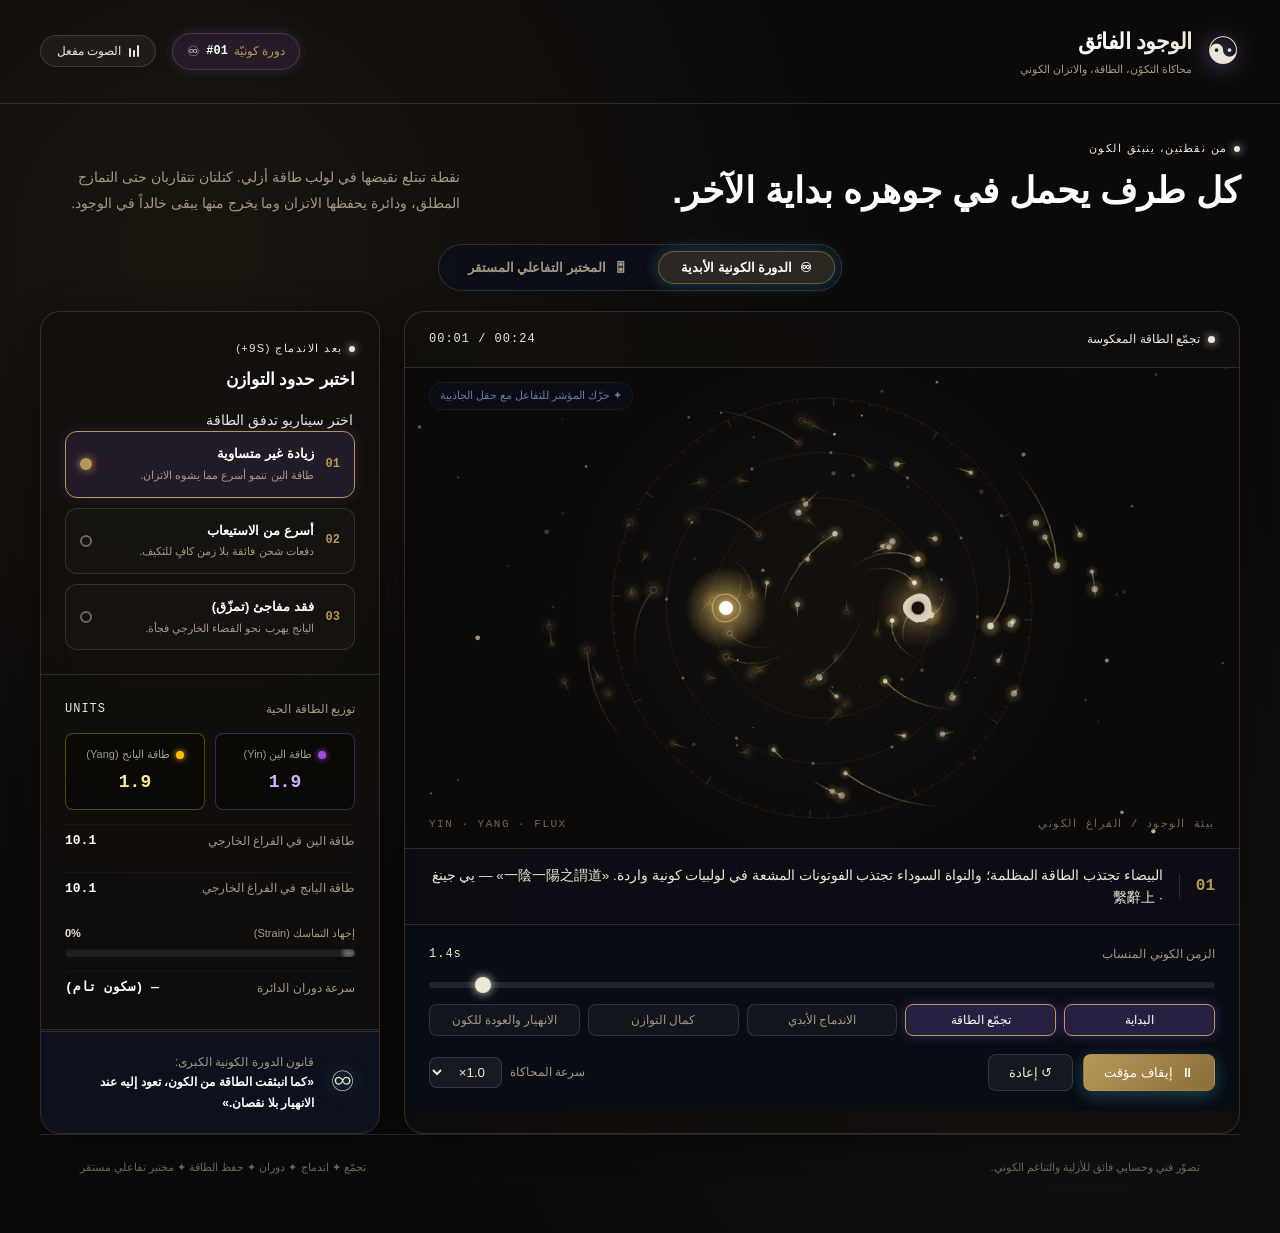
<file: standalone.html>
<!doctype html>
<html lang="ar" dir="rtl">
<head>
  <meta charset="utf-8">
  <meta name="viewport" content="width=device-width, initial-scale=1">
  <meta name="theme-color" content="#0b0a09">
  <meta name="description" content="تجربة كونية بصرية وتفاعلية فائقة لتكوّن الين واليانج وحفظ الطاقة والتوازن في الوجود.">
  <title>الوجود — التجربة الكونية الفائقة للين واليانج</title>
  <style>
/* style.css - تصميم الواجهة الفضائية الفائقة (Cosmic Cyber-Zen HUD) */
:root {
  color-scheme: dark;
  --bg-space: #0b0a09;
  --bg-card: rgba(18, 15, 12, 0.75);
  --bg-card-hover: rgba(30, 25, 19, 0.85);
  --border-glass: rgba(236, 230, 216, 0.14);
  --border-active: rgba(184, 151, 90, 0.45);
  --text-main: #ece6d8;
  --text-muted: #a39a86;
  --text-dim: #6f6858;
  --cyan: #ece6d8;
  --violet: #b8975a;
  --gold: #d4b06a;
  --crimson: #a63d2f;
  --green: #8a9a6b;
  --radius-lg: 20px;
  --radius-md: 12px;
  --radius-sm: 8px;
}

* {
  box-sizing: border-box;
}

body {
  margin: 0;
  background-color: var(--bg-space);
  background-image: 
    radial-gradient(circle at 15% 20%, rgba(110, 85, 50, 0.14), transparent 45%),
    radial-gradient(circle at 85% 80%, rgba(60, 50, 35, 0.16), transparent 45%);
  color: var(--text-main);
  font-family: "Segoe UI", "Cairo", Tahoma, Arial, sans-serif;
  font-size: 14px;
  line-height: 1.6;
  direction: rtl;
  min-height: 100vh;
  overflow-x: hidden;
}

/* Glassmorphism utility */
.glass {
  background: var(--bg-card);
  backdrop-filter: blur(16px);
  -webkit-backdrop-filter: blur(16px);
  border: 1px solid var(--border-glass);
  box-shadow: 0 8px 32px 0 rgba(0, 0, 0, 0.37);
}

/* Header */
.header {
  max-width: 1440px;
  margin: 0 auto;
  display: flex;
  align-items: center;
  justify-content: space-between;
  padding: 24px 40px;
  border-bottom: 1px solid var(--border-glass);
}

.brand {
  display: flex;
  align-items: center;
  gap: 14px;
  color: inherit;
  text-decoration: none;
}

.brand-mark {
  font-size: 38px;
  line-height: 1;
  filter: drop-shadow(0 0 12px rgba(180, 140, 255, 0.6));
  animation: subtleSpin 45s linear infinite;
  display: inline-block;
}

@keyframes subtleSpin {
  from { transform: rotate(0deg); }
  to { transform: rotate(360deg); }
}

.brand-text h1 {
  margin: 0;
  font-size: 22px;
  font-weight: 700;
  letter-spacing: -0.5px;
  background: linear-gradient(135deg, #ffffff 40%, var(--cyan) 100%);
  -webkit-background-clip: text;
  -webkit-text-fill-color: transparent;
}

.brand-text small {
  display: block;
  font-size: 11px;
  color: var(--text-muted);
  margin-top: 2px;
}

.header-actions {
  display: flex;
  align-items: center;
  gap: 16px;
}

/* Cycle Counter Badge */
.cycle-badge {
  background: rgba(163, 112, 247, 0.12);
  border: 1px solid var(--border-glass);
  color: var(--violet);
  padding: 6px 14px;
  border-radius: 20px;
  font-size: 11.5px;
  display: flex;
  align-items: center;
  gap: 6px;
  box-shadow: 0 0 12px rgba(163, 112, 247, 0.2);
  transition: all 0.3s ease;
}

.cycle-badge b {
  color: #fff;
  font-family: monospace;
  font-size: 12px;
}

.cycle-badge.pulsing {
  border-color: var(--cyan);
  box-shadow: 0 0 18px var(--cyan);
}

/* Sound Button */
.sound-btn {
  background: rgba(255, 255, 255, 0.05);
  border: 1px solid var(--border-glass);
  color: var(--text-main);
  padding: 8px 16px;
  border-radius: 30px;
  display: flex;
  align-items: center;
  gap: 8px;
  cursor: pointer;
  font-size: 12px;
  transition: all 0.25s ease;
}

.sound-btn:hover {
  background: rgba(255, 255, 255, 0.12);
  border-color: var(--cyan);
}

.sound-btn.muted {
  color: var(--text-dim);
  border-color: var(--border-glass);
}

.sound-bars {
  display: flex;
  align-items: flex-end;
  gap: 2px;
  height: 12px;
}

.sound-bars span {
  width: 2px;
  height: 100%;
  background: var(--cyan);
  border-radius: 1px;
  animation: eq 0.8s ease-in-out infinite alternate;
}

.sound-bars span:nth-child(2) { animation-delay: 0.2s; height: 60%; }
.sound-bars span:nth-child(3) { animation-delay: 0.4s; height: 80%; }
.sound-btn.muted .sound-bars span {
  animation: none;
  height: 3px;
  background: var(--text-dim);
}

@keyframes eq {
  0% { height: 20%; }
  100% { height: 100%; }
}

/* Main Layout */
main {
  max-width: 1440px;
  margin: 0 auto;
  padding: 32px 40px;
}

.intro {
  display: flex;
  justify-content: space-between;
  align-items: flex-end;
  margin-bottom: 28px;
  gap: 24px;
}

.intro h2 {
  font-size: clamp(24px, 2.8vw, 36px);
  margin: 0;
  font-weight: 600;
  line-height: 1.4;
  color: #fff;
}

.eyebrow {
  display: inline-flex;
  align-items: center;
  gap: 6px;
  font-size: 11px;
  color: var(--cyan);
  text-transform: uppercase;
  letter-spacing: 1.5px;
  margin-bottom: 8px;
}

.eyebrow::before {
  content: "";
  width: 6px;
  height: 6px;
  border-radius: 50%;
  background: var(--cyan);
  box-shadow: 0 0 8px var(--cyan);
}

.intro p {
  color: var(--text-muted);
  font-size: 14px;
  line-height: 1.8;
  margin: 0;
  max-width: 420px;
}

/* Grid Workspace */
.workspace {
  display: grid;
  grid-template-columns: minmax(0, 1fr) 340px;
  gap: 24px;
}

/* Canvas Experiment Card */
.experiment {
  border-radius: var(--radius-lg);
  overflow: hidden;
  display: flex;
  flex-direction: column;
}

.stage-head {
  display: flex;
  align-items: center;
  justify-content: space-between;
  padding: 18px 24px;
  border-bottom: 1px solid var(--border-glass);
}

.live-badge {
  display: flex;
  align-items: center;
  gap: 8px;
  font-size: 12px;
  font-weight: 500;
  color: var(--text-main);
}

.live-badge i {
  width: 7px;
  height: 7px;
  border-radius: 50%;
  background: var(--cyan);
  box-shadow: 0 0 8px var(--cyan);
  animation: pulseDot 2s infinite;
}

@keyframes pulseDot {
  0%, 100% { opacity: 1; transform: scale(1); }
  50% { opacity: 0.4; transform: scale(0.8); }
}

.mono {
  font-family: "Consolas", monospace;
  direction: ltr;
  font-size: 12px;
  color: var(--cyan);
  letter-spacing: 1px;
}

/* Canvas Wrap */
.canvas-wrap {
  position: relative;
  height: 480px;
  background: #05070f;
  cursor: crosshair;
}

canvas {
  width: 100%;
  height: 100%;
  display: block;
}

.field-label, .field-coordinate {
  position: absolute;
  bottom: 14px;
  font-size: 11px;
  font-family: monospace;
  color: var(--text-dim);
  pointer-events: none;
  letter-spacing: 1.5px;
}

.field-label { right: 24px; }
.field-coordinate { left: 24px; }

/* Interactive Hint */
.interactive-hint {
  position: absolute;
  top: 14px;
  left: 24px;
  font-size: 11px;
  color: rgba(140, 170, 220, 0.7);
  background: rgba(10, 15, 30, 0.6);
  backdrop-filter: blur(8px);
  padding: 4px 10px;
  border-radius: 20px;
  border: 1px solid rgba(255, 255, 255, 0.05);
  pointer-events: none;
}

/* Story Caption */
.caption {
  display: flex;
  align-items: center;
  gap: 16px;
  padding: 16px 24px;
  background: rgba(10, 14, 25, 0.6);
  border-top: 1px solid var(--border-glass);
}

.stage-num {
  font-family: "Consolas", monospace;
  font-size: 16px;
  font-weight: bold;
  color: var(--violet);
  border-left: 1px solid var(--border-glass);
  padding-left: 16px;
}

.caption p {
  margin: 0;
  font-size: 13.5px;
  color: var(--text-main);
  transition: opacity 0.3s;
}

/* Transport Controls */
.transport {
  padding: 20px 24px;
  background: rgba(8, 12, 22, 0.85);
  border-top: 1px solid var(--border-glass);
}

.timeline-row {
  display: flex;
  justify-content: space-between;
  align-items: center;
  margin-bottom: 8px;
  font-size: 12px;
  color: var(--text-muted);
}

input[type=range] {
  -webkit-appearance: none;
  appearance: none;
  width: 100%;
  height: 6px;
  background: rgba(255, 255, 255, 0.1);
  border-radius: 4px;
  outline: none;
  margin: 8px 0 16px;
  cursor: ew-resize;
}

input[type=range]::-webkit-slider-thumb {
  -webkit-appearance: none;
  appearance: none;
  width: 16px;
  height: 16px;
  border-radius: 50%;
  background: var(--cyan);
  box-shadow: 0 0 10px var(--cyan);
  cursor: pointer;
  transition: transform 0.1s, box-shadow 0.1s;
}

input[type=range]::-webkit-slider-thumb:hover {
  transform: scale(1.3);
  box-shadow: 0 0 15px var(--cyan);
}

/* Phase Jump Pills */
.phase-jumps {
  display: flex;
  gap: 8px;
  margin-bottom: 18px;
  flex-wrap: wrap;
}

.phase-jumps button {
  flex: 1;
  min-width: 70px;
  padding: 8px 12px;
  background: rgba(255, 255, 255, 0.04);
  border: 1px solid var(--border-glass);
  border-radius: var(--radius-sm);
  color: var(--text-muted);
  font-size: 11.5px;
  cursor: pointer;
  transition: all 0.2s;
}

.phase-jumps button:hover {
  background: rgba(255, 255, 255, 0.09);
  color: #fff;
}

.phase-jumps button[aria-pressed="true"] {
  background: rgba(163, 112, 247, 0.2);
  border-color: var(--violet);
  color: #fff;
  box-shadow: 0 0 12px rgba(163, 112, 247, 0.3);
}

/* Transport Buttons */
.transport-buttons {
  display: flex;
  align-items: center;
  justify-content: space-between;
  gap: 16px;
  flex-wrap: wrap;
}

.btn-group {
  display: flex;
  align-items: center;
  gap: 10px;
}

.btn {
  padding: 10px 20px;
  border-radius: var(--radius-sm);
  border: 1px solid var(--border-glass);
  font-size: 13px;
  font-weight: 500;
  cursor: pointer;
  display: inline-flex;
  align-items: center;
  gap: 8px;
  transition: all 0.2s ease;
}

.btn-primary {
  background: linear-gradient(135deg, #b8975a, #8a6d38);
  border-color: transparent;
  color: #fff;
  box-shadow: 0 4px 16px rgba(76, 201, 240, 0.3);
}

.btn-primary:hover {
  transform: translateY(-1px);
  box-shadow: 0 6px 20px rgba(76, 201, 240, 0.45);
}

.btn-secondary {
  background: rgba(255, 255, 255, 0.05);
  color: var(--text-main);
}

.btn-secondary:hover {
  background: rgba(255, 255, 255, 0.1);
}

.rate-select {
  display: flex;
  align-items: center;
  gap: 8px;
  color: var(--text-muted);
  font-size: 12px;
}

.rate-select select {
  background: rgba(255, 255, 255, 0.06);
  border: 1px solid var(--border-glass);
  color: var(--text-main);
  padding: 6px 12px;
  border-radius: var(--radius-sm);
  outline: none;
  cursor: pointer;
}

/* Side Panel */
.panel {
  border-radius: var(--radius-lg);
  overflow: hidden;
  display: flex;
  flex-direction: column;
  gap: 1px;
}

.panel-section {
  padding: 24px;
  border-bottom: 1px solid var(--border-glass);
}

.panel-section h3 {
  font-size: 17px;
  margin: 0 0 16px;
  font-weight: 600;
  color: #fff;
}

/* Scenarios */
.scenarios {
  display: flex;
  flex-direction: column;
  gap: 10px;
}

.scenario-card {
  display: flex;
  align-items: center;
  gap: 12px;
  padding: 12px 14px;
  border-radius: var(--radius-md);
  border: 1px solid var(--border-glass);
  background: rgba(255, 255, 255, 0.02);
  cursor: pointer;
  transition: all 0.2s ease;
  position: relative;
}

.scenario-card:hover {
  background: rgba(255, 255, 255, 0.05);
  border-color: rgba(255, 255, 255, 0.2);
}

.scenario-card:has(input:checked) {
  background: rgba(163, 112, 247, 0.12);
  border-color: var(--violet);
  box-shadow: 0 0 14px rgba(163, 112, 247, 0.2);
}

.scenario-card input {
  position: absolute;
  opacity: 0;
}

.scenario-num {
  font-family: monospace;
  font-size: 12px;
  color: var(--violet);
  font-weight: bold;
}

.scenario-content strong {
  display: block;
  font-size: 13px;
  color: #fff;
  margin-bottom: 2px;
}

.scenario-content small {
  display: block;
  font-size: 11px;
  color: var(--text-muted);
}

.scenario-indicator {
  margin-right: auto;
  width: 12px;
  height: 12px;
  border-radius: 50%;
  border: 2px solid var(--text-dim);
  transition: all 0.2s;
}

.scenario-card:has(input:checked) .scenario-indicator {
  border-color: var(--violet);
  background: var(--violet);
  box-shadow: 0 0 8px var(--violet);
}

/* Live Telemetry */
.telemetry {
  display: flex;
  flex-direction: column;
  gap: 14px;
}

.telemetry-header {
  display: flex;
  justify-content: space-between;
  align-items: center;
  font-size: 12px;
  color: var(--text-muted);
}

.energy-comparison {
  display: grid;
  grid-template-columns: 1fr 1fr;
  gap: 10px;
}

.energy-box {
  background: rgba(0, 0, 0, 0.35);
  border: 1px solid var(--border-glass);
  border-radius: var(--radius-sm);
  padding: 12px;
  text-align: center;
}

.energy-box.yin {
  border-color: rgba(163, 112, 247, 0.3);
}

.energy-box.yang {
  border-color: rgba(255, 215, 0, 0.3);
}

.energy-label {
  font-size: 11px;
  color: var(--text-muted);
  display: flex;
  align-items: center;
  justify-content: center;
  gap: 6px;
  margin-bottom: 4px;
}

.dot {
  width: 8px;
  height: 8px;
  border-radius: 50%;
  display: inline-block;
}

.dot.yin-dot { background: #9d4edd; box-shadow: 0 0 6px #9d4edd; }
.dot.yang-dot { background: #ffbe0b; box-shadow: 0 0 6px #ffbe0b; }

.energy-val {
  font-family: monospace;
  font-size: 18px;
  font-weight: bold;
}

.yin .energy-val { color: #d0b0ff; }
.yang .energy-val { color: #ffe699; }

/* Gauge / Strain */
.strain-container {
  margin-top: 6px;
}

.strain-labels {
  display: flex;
  justify-content: space-between;
  font-size: 11px;
  color: var(--text-muted);
  margin-bottom: 6px;
}

.strain-bar {
  height: 8px;
  background: rgba(255, 255, 255, 0.08);
  border-radius: 5px;
  overflow: hidden;
  position: relative;
  box-shadow: inset 0 1px 3px rgba(0, 0, 0, 0.4);
}

.strain-fill {
  height: 100%;
  width: 0%;
  background: linear-gradient(90deg, var(--cyan) 0%, var(--green) 25%, var(--gold) 55%, #c4663a 75%, var(--crimson) 100%);
  border-radius: 5px;
  transition: width 0.12s ease-out;
  box-shadow: 0 0 10px rgba(255, 51, 102, 0.4), inset 0 1px 0 rgba(255, 255, 255, 0.15);
  position: relative;
}

.strain-fill::after {
  content: '';
  position: absolute;
  top: 0;
  right: 0;
  width: 12px;
  height: 100%;
  background: rgba(255, 255, 255, 0.35);
  border-radius: 0 5px 5px 0;
  filter: blur(2px);
}

.stat-row {
  display: flex;
  justify-content: space-between;
  align-items: center;
  font-size: 12px;
  color: var(--text-muted);
  padding: 6px 0;
  border-top: 1px solid rgba(255, 255, 255, 0.04);
}

.stat-row b {
  font-family: monospace;
  font-size: 13px;
  color: #fff;
}

/* Philosophy Banner */
.philosophy {
  padding: 20px 24px;
  display: flex;
  align-items: center;
  gap: 16px;
  background: rgba(14, 18, 32, 0.9);
  border-top: 1px solid var(--border-glass);
  margin-top: auto;
}

.philosophy-icon {
  font-size: 28px;
  color: var(--cyan);
  filter: drop-shadow(0 0 8px rgba(76, 201, 240, 0.5));
}

.philosophy p {
  margin: 0;
  font-size: 12px;
  line-height: 1.7;
  color: var(--text-muted);
}

.philosophy strong {
  color: #fff;
}

/* Footer */
footer {
  max-width: 1440px;
  margin: 0 auto;
  padding: 24px 40px;
  display: flex;
  justify-content: space-between;
  align-items: center;
  font-size: 11px;
  color: var(--text-dim);
  border-top: 1px solid var(--border-glass);
}

/* Responsive */
@media (max-width: 1080px) {
  .workspace {
    grid-template-columns: 1fr;
  }
  .canvas-wrap {
    height: 400px;
  }
}

@media (max-width: 720px) {
  .header, main, footer {
    padding-left: 20px;
    padding-right: 20px;
  }
  .intro {
    flex-direction: column;
    align-items: flex-start;
  }
  .canvas-wrap {
    height: 340px;
  }
  .transport-buttons {
    flex-direction: column;
    align-items: stretch;
  }
  .btn-group {
    width: 100%;
  }
  .btn-group .btn {
    flex: 1;
    justify-content: center;
  }
}

/* ========================================================
   نمط المختبر التفاعلي المستقر (Stable Sandbox Mode Styles)
   ======================================================== */
.mode-switch-bar {
  display: flex;
  align-items: center;
  justify-content: center;
  gap: 8px;
  margin-bottom: 20px;
  background: rgba(10, 15, 28, 0.7);
  padding: 6px;
  border-radius: 30px;
  border: 1px solid var(--border-glass);
  width: fit-content;
  margin-left: auto;
  margin-right: auto;
}

.mode-tab {
  padding: 8px 22px;
  border-radius: 24px;
  border: 1px solid transparent;
  background: transparent;
  color: var(--text-muted);
  font-size: 13px;
  font-weight: 600;
  cursor: pointer;
  display: inline-flex;
  align-items: center;
  gap: 8px;
  transition: all 0.25s ease;
}

.mode-tab:hover {
  color: var(--text-main);
  background: rgba(255, 255, 255, 0.05);
}

.mode-tab.active {
  background: linear-gradient(135deg, rgba(184, 151, 90, 0.2), rgba(150, 120, 70, 0.25));
  border-color: var(--border-active);
  color: #fff;
  box-shadow: 0 0 16px rgba(76, 201, 240, 0.3);
}

/* Sandbox Deck */
.sandbox-deck {
  display: flex;
  flex-direction: column;
  gap: 16px;
}

.channels-grid {
  display: grid;
  grid-template-columns: 1fr 1fr;
  gap: 16px;
}

@media (max-width: 680px) {
  .channels-grid {
    grid-template-columns: 1fr;
  }
}

.channel-card {
  background: rgba(15, 20, 36, 0.65);
  border: 1px solid var(--border-glass);
  border-radius: var(--radius-md);
  padding: 16px;
  transition: all 0.3s ease;
}

.channel-card.yin-channel {
  border-right: 3px solid var(--violet);
}

.channel-card.yang-channel {
  border-right: 3px solid var(--cyan);
}

.channel-card:focus-within {
  border-color: var(--border-active);
  box-shadow: 0 0 18px rgba(120, 180, 255, 0.15);
}

.channel-header {
  display: flex;
  justify-content: space-between;
  align-items: center;
  margin-bottom: 12px;
}

.channel-title {
  display: flex;
  align-items: center;
  gap: 8px;
  font-size: 14px;
  font-weight: 600;
}

.channel-val-badge {
  font-family: "Consolas", monospace;
  font-size: 15px;
  font-weight: 700;
  padding: 2px 10px;
  border-radius: 12px;
  background: rgba(255, 255, 255, 0.06);
  border: 1px solid var(--border-glass);
}

.yin-channel .channel-val-badge { color: #d0bfff; }
.yang-channel .channel-val-badge { color: #ffe89e; }

.channel-controls-row {
  display: flex;
  align-items: center;
  gap: 10px;
}

.channel-controls-row input[type=range] {
  flex: 1;
  margin: 0;
}

.nudge-btn {
  background: rgba(255, 255, 255, 0.08);
  border: 1px solid var(--border-glass);
  color: var(--text-main);
  padding: 4px 10px;
  border-radius: 6px;
  font-size: 12px;
  cursor: pointer;
  transition: all 0.15s;
  font-family: monospace;
}

.nudge-btn:hover {
  background: rgba(255, 255, 255, 0.16);
  transform: scale(1.05);
}

/* Presets Bar */
.presets-bar {
  display: flex;
  align-items: center;
  gap: 8px;
  flex-wrap: wrap;
  padding: 12px 16px;
  background: rgba(12, 16, 30, 0.5);
  border-radius: var(--radius-sm);
  border: 1px solid var(--border-glass);
}

.presets-label {
  font-size: 12px;
  color: var(--text-dim);
  margin-left: 6px;
}

.preset-chip {
  background: rgba(255, 255, 255, 0.04);
  border: 1px solid var(--border-glass);
  color: var(--text-muted);
  padding: 5px 12px;
  border-radius: 16px;
  font-size: 11.5px;
  cursor: pointer;
  transition: all 0.2s ease;
}

.preset-chip:hover {
  background: rgba(255, 255, 255, 0.12);
  color: #fff;
  border-color: var(--border-active);
}

.preset-chip.danger:hover {
  background: rgba(255, 51, 102, 0.2);
  border-color: var(--crimson);
  color: #ff99b3;
}

/* Sandbox Bottom Actions */
.sandbox-actions {
  display: flex;
  align-items: center;
  justify-content: space-between;
  gap: 16px;
  flex-wrap: wrap;
}

.harmonize-toggle {
  display: inline-flex;
  align-items: center;
  gap: 8px;
  cursor: pointer;
  user-select: none;
  font-size: 12.5px;
  color: var(--text-muted);
}

.harmonize-toggle input {
  cursor: pointer;
  accent-color: var(--cyan);
  width: 16px;
  height: 16px;
}

/* Rupture Alert Banner */
.rupture-banner {
  background: linear-gradient(135deg, rgba(166, 61, 47, 0.2), rgba(90, 25, 20, 0.4));
  border: 1px solid var(--crimson);
  border-radius: var(--radius-md);
  padding: 14px 20px;
  display: flex;
  align-items: center;
  justify-content: space-between;
  gap: 16px;
  animation: pulseRupture 1.5s infinite alternate;
}

@keyframes pulseRupture {
  from { box-shadow: 0 0 10px rgba(255, 51, 102, 0.3); }
  to { box-shadow: 0 0 24px rgba(255, 51, 102, 0.7); }
}

.rupture-banner-text {
  font-size: 13px;
  color: #ffccd8;
}

.rupture-banner-text strong {
  display: block;
  color: #fff;
  font-size: 14px;
}

.btn-restore {
  background: linear-gradient(135deg, #8a9a6b, #5f6b48);
  color: #fff;
  border: none;
  padding: 8px 18px;
  border-radius: var(--radius-sm);
  font-size: 12.5px;
  font-weight: 600;
  cursor: pointer;
  box-shadow: 0 4px 12px rgba(6, 214, 160, 0.3);
  transition: all 0.2s;
  white-space: nowrap;
}

.btn-restore:hover {
  transform: translateY(-1px);
  box-shadow: 0 6px 18px rgba(6, 214, 160, 0.5);
}

/* ========================================================
   مؤشر التناغم الكوني الحي (Harmony Gauge)
   ======================================================== */
.harmony-gauge-container {
  background: rgba(10, 14, 28, 0.7);
  border: 1px solid var(--border-glass);
  border-radius: var(--radius-md);
  padding: 14px 18px;
  transition: all 0.3s ease;
}

.harmony-gauge-container.harmony-perfect {
  border-color: rgba(6, 214, 160, 0.4);
  box-shadow: 0 0 16px rgba(6, 214, 160, 0.15);
}

.harmony-gauge-container.harmony-warning {
  border-color: rgba(255, 190, 11, 0.35);
}

.harmony-gauge-container.harmony-danger {
  border-color: rgba(255, 51, 102, 0.4);
  box-shadow: 0 0 16px rgba(255, 51, 102, 0.15);
  animation: pulseRupture 2s infinite alternate;
}

.harmony-gauge-header {
  display: flex;
  align-items: center;
  gap: 10px;
  margin-bottom: 10px;
}

.harmony-gauge-icon {
  font-size: 20px;
  filter: drop-shadow(0 0 6px rgba(76, 201, 240, 0.5));
  animation: subtleSpin 20s linear infinite;
  display: inline-block;
  transition: filter 0.3s;
}

.harmony-danger .harmony-gauge-icon {
  filter: drop-shadow(0 0 8px rgba(255, 51, 102, 0.7));
  animation: none;
}

.harmony-gauge-label {
  flex: 1;
  font-size: 13px;
  font-weight: 600;
  color: var(--text-main);
}

.harmony-gauge-pct {
  font-family: "Consolas", monospace;
  font-size: 18px;
  font-weight: 700;
  letter-spacing: 0.5px;
  transition: color 0.3s;
}

.harmony-gauge-track {
  height: 10px;
  background: rgba(255, 255, 255, 0.06);
  border-radius: 6px;
  overflow: hidden;
  box-shadow: inset 0 1px 3px rgba(0, 0, 0, 0.35);
}

.harmony-gauge-fill {
  height: 100%;
  border-radius: 6px;
  background: linear-gradient(90deg, #8a9a6b, #ece6d8, #b8975a);
  transition: width 0.15s ease-out, background 0.3s;
  box-shadow: 0 0 12px rgba(6, 214, 160, 0.4), inset 0 1px 0 rgba(255, 255, 255, 0.2);
  position: relative;
}

.harmony-gauge-fill::after {
  content: '';
  position: absolute;
  top: 0;
  left: 0;
  right: 0;
  height: 50%;
  background: linear-gradient(to bottom, rgba(255, 255, 255, 0.15), transparent);
  border-radius: 6px 6px 0 0;
}

.harmony-danger .harmony-gauge-fill {
  background: linear-gradient(90deg, #a63d2f, #c4663a, #d4b06a);
  box-shadow: 0 0 12px rgba(255, 51, 102, 0.5);
}

/* تحسين slider thumb للمختبر */
.channel-controls-row input[type=range]::-webkit-slider-thumb {
  box-shadow: 0 0 10px rgba(76, 201, 240, 0.5);
}

.yin-channel input[type=range]::-webkit-slider-thumb {
  background: linear-gradient(135deg, #b8975a, #8a6d38);
  box-shadow: 0 0 10px rgba(163, 112, 247, 0.5);
}

.yang-channel input[type=range]::-webkit-slider-thumb {
  background: linear-gradient(135deg, #d4b06a, #b8975a);
  box-shadow: 0 0 10px rgba(255, 190, 11, 0.5);
}

  </style>
</head>
<body>

  <!-- شريط العنوان العلوي -->
  <header class="header">
    <a class="brand" href="./">
      <span class="brand-mark" aria-hidden="true">☯</span>
      <div class="brand-text">
        <h1>الوجود الفائق</h1>
        <small>محاكاة التكوّن، الطاقة، والاتزان الكوني</small>
      </div>
    </a>
    
    <div class="header-actions">
      <!-- عداد الدورات الكونية الأبدية -->
      <div id="cycle-badge" class="cycle-badge" title="الدورة الكونية الأبدية تتكرر بلا نهاية">
        <span>دورة كونيّة</span>
        <b id="cycle-num">#01</b>
        <span style="color: var(--cyan); font-size: 14px;">♾</span>
      </div>

      <!-- زر تفعيل/كتم الصوت الإجرائي -->
      <button id="sound-toggle" class="sound-btn" type="button" aria-label="التحكم بالصوت الكوني">
        <div class="sound-bars">
          <span></span><span></span><span></span>
        </div>
        <span id="sound-text">الصوت مفعل</span>
      </button>
    </div>
  </header>

  <!-- المحتوى الرئيسي -->
  <main>
    <div class="intro">
      <div>
        <span class="eyebrow">من نقطتين، ينبثق الكون</span>
        <h2>كل طرف يحمل في جوهره بداية الآخر.</h2>
      </div>
      <p>
        نقطة تبتلع نقيضها في لولب طاقة أزلي. كتلتان تتقاربان حتى التمازج المطلق،
        ودائرة يحفظها الاتزان وما يخرج منها يبقى خالداً في الوجود.
      </p>
    </div>

    <!-- شريط اختيار النمط: الدورة الأبدية أو المختبر التفاعلي المستقر -->
    <div class="mode-switch-bar" role="tablist" aria-label="أنماط المحاكاة">
      <button id="tab-cycle" class="mode-tab active" role="tab" aria-selected="true" type="button">
        <span>♾</span>
        <span>الدورة الكونية الأبدية</span>
      </button>
      <button id="tab-sandbox" class="mode-tab" role="tab" aria-selected="false" type="button">
        <span>🎛</span>
        <span>المختبر التفاعلي المستقر</span>
      </button>
    </div>

    <div class="workspace">
      <!-- قسم المحاكاة الرئيسي والشاشة -->
      <section class="experiment glass" aria-label="محاكاة الطاقة الكونية">
        <div class="stage-head">
          <div class="live-badge">
            <i></i>
            <span id="phase">البذرتان الأوليتان</span>
          </div>
          <span id="stamp" class="mono">00:00 / 00:24</span>
        </div>

        <div class="canvas-wrap">
          <canvas id="world" role="img" aria-label="محاكاة الين واليانج الكونية"></canvas>
          <span class="interactive-hint">✦ حرّك المؤشر للتفاعل مع حقل الجاذبية</span>
          <span class="field-label">بيئة الوجود / الفراغ الكوني</span>
          <span class="field-coordinate mono">YIN · YANG · FLUX</span>
        </div>

        <!-- السرد الفلسفي الحي للمرحلة الحالية -->
        <div class="caption">
          <span id="stage-number" class="stage-num">01</span>
          <p id="story" aria-live="polite">نقطتان في الفراغ الكوني، وحولهما طاقة أزلية تنتظر التجمّع.</p>
        </div>

        <!-- 1. شريط التحكم الزمني (نمط الدورة الكونية) -->
        <div id="cycle-transport" class="transport">
          <div class="timeline-row">
            <label for="timeline">الزمن الكوني المنساب</label>
            <span id="time-label" class="mono">0.0s</span>
          </div>

          <input id="timeline" type="range" min="0" max="24" step="0.01" value="0" aria-label="شريط زمن التجربة" dir="ltr">

          <!-- أزرار القفز السريع للمراحل -->
          <div class="phase-jumps" aria-label="الانتقال السريع بين مراحل التكوّن">
            <button type="button" data-jump="0.1" data-phase="1" aria-pressed="true">البداية</button>
            <button type="button" data-jump="2.8" data-phase="1" aria-pressed="false">تجمّع الطاقة</button>
            <button type="button" data-jump="7.2" data-phase="2" aria-pressed="false">الاندماج الأبدي</button>
            <button type="button" data-jump="9.8" data-phase="3" aria-pressed="false">كمال التوازن</button>
            <button type="button" data-jump="shed" data-phase="4" aria-pressed="false">الانهيار والعودة للكون</button>
          </div>

          <!-- أزرار التشغيل والسرعة -->
          <div class="transport-buttons">
            <div class="btn-group">
              <button id="play" class="btn btn-primary" type="button">
                <span id="play-icon" aria-hidden="true">▶</span>
                <span id="play-text">بدء التكوّن الكوني</span>
              </button>
              <button id="replay" class="btn btn-secondary" type="button" title="إعادة التجربة من البداية">
                <span>↺ إعادة</span>
              </button>
            </div>

            <label class="rate-select">
              <span>سرعة المحاكاة</span>
              <select id="rate" aria-label="سرعة العرض">
                <option value="0.5">0.5×</option>
                <option value="1" selected>1.0×</option>
                <option value="1.5">1.5×</option>
                <option value="2">2.0×</option>
              </select>
            </label>
          </div>
        </div>

        <!-- 2. منصة التحكم التفاعلية للمختبر المستقر (Sandbox Deck) -->
        <div id="sandbox-transport" class="transport sandbox-deck" style="display: none;">
          <!-- تنبيه الانفجار والتمزق الكوني -->
          <div id="rupture-banner" class="rupture-banner" style="display: none;">
            <div class="rupture-banner-text">
              <strong>⚠️ حدث تمزق كوني حرج (100% إجهاد)!</strong>
              <span>تجاوز النظام حد الاستيعاب وانفصلت الكتلتان؛ استعد التوازن لإعادة بناء الدائرة.</span>
            </div>
            <button id="btn-restore-rupture" class="btn-restore" type="button">↺ استعادة الاتزان المقدس</button>
          </div>
          <!-- مؤشر التناغم الكوني الحي (Live Harmony Gauge) -->
          <div id="harmony-gauge" class="harmony-gauge-container">
            <div class="harmony-gauge-header">
              <span id="harmony-icon" class="harmony-gauge-icon">☯</span>
              <span id="harmony-label" class="harmony-gauge-label">اتزان مقدس</span>
              <span id="harmony-pct" class="harmony-gauge-pct">100%</span>
            </div>
            <div class="harmony-gauge-track">
              <div id="harmony-fill" class="harmony-gauge-fill" style="width: 100%"></div>
            </div>
          </div>

          <!-- سلايدرات التحكم في الين واليانج -->
          <div class="channels-grid">
            <!-- قناة الين -->
            <div class="channel-card yin-channel">
              <div class="channel-header">
                <div class="channel-title">
                  <span style="color: var(--violet); font-size: 16px;">🌑</span>
                  <span>طاقة الين (Yin)</span>
                </div>
                <span id="val-yin" class="channel-val-badge">12.0</span>
              </div>
              <div class="channel-controls-row">
                <button id="nudge-yin-down" class="nudge-btn" type="button" title="إنقاص الين">-2</button>
                <input id="slider-yin" type="range" min="0" max="30" step="0.5" value="12" aria-label="مقدار طاقة الين" dir="ltr">
                <button id="nudge-yin-up" class="nudge-btn" type="button" title="زيادة الين">+2</button>
              </div>
            </div>

            <!-- قناة اليانج -->
            <div class="channel-card yang-channel">
              <div class="channel-header">
                <div class="channel-title">
                  <span style="color: var(--gold); font-size: 16px;">🌕</span>
                  <span>طاقة اليانج (Yang)</span>
                </div>
                <span id="val-yang" class="channel-val-badge">12.0</span>
              </div>
              <div class="channel-controls-row">
                <button id="nudge-yang-down" class="nudge-btn" type="button" title="إنقاص اليانج">-2</button>
                <input id="slider-yang" type="range" min="0" max="30" step="0.5" value="12" aria-label="مقدار طاقة اليانج" dir="ltr">
                <button id="nudge-yang-up" class="nudge-btn" type="button" title="زيادة اليانج">+2</button>
              </div>
            </div>
          </div>

          <!-- أوضاع كونية مسبقة -->
          <div class="presets-bar">
            <span class="presets-label">أوضاع كونيّة جاهزة:</span>
            <button class="preset-chip" type="button" data-yin="12" data-yang="12">☯ اتزان مقدس (12:12)</button>
            <button class="preset-chip" type="button" data-yin="22" data-yang="6">🌑 طغيان الين (22:6)</button>
            <button class="preset-chip" type="button" data-yin="6" data-yang="22">🌕 طغيان اليانج (6:22)</button>
            <button class="preset-chip" type="button" data-yin="26" data-yang="26">⚡ حمل فائق (26:26)</button>
            <button class="preset-chip danger" type="button" data-yin="30" data-yang="30">💥 تمزق وانفجار (30:30)</button>
            <button class="preset-chip" type="button" data-yin="3" data-yang="3">🌀 سكون الفراغ (3:3)</button>
          </div>

          <!-- خيارات المختبر وأزرار الضبط -->
          <div class="sandbox-actions">
            <label class="harmonize-toggle" title="عند التفعيل، يتكيف الطرف الآخر تلقائياً لاستعادة التوازن الأبدي">
              <input id="toggle-harmonize" type="checkbox">
              <span>تفعيل قانون التناغم الذاتي (Auto-Harmonize)</span>
            </label>
            <button id="btn-reset-balance" class="btn btn-secondary" type="button">
              <span>↺ إعادة ضبط الاتزان (12:12)</span>
            </button>
          </div>
        </div>
      </section>

      <!-- اللوحة الجانبية: السيناريوهات وقياسات الطاقة الحية -->
      <aside class="panel glass">
        <!-- 1. قسم السيناريوهات (في نمط الدورة الكونية) -->
        <div id="scenario-section" class="panel-section">
          <span class="eyebrow">بعد الاندماج (9s+)</span>
          <h3>اختبر حدود التوازن</h3>
          <fieldset class="scenarios" style="border:0; padding:0; margin:0;">
            <legend class="sr-only">اختر سيناريو تدفق الطاقة</legend>

            <label class="scenario-card">
              <input type="radio" name="scenario" value="imbalance" checked>
              <span class="scenario-num">01</span>
              <div class="scenario-content">
                <strong>زيادة غير متساوية</strong>
                <small>طاقة الين تنمو أسرع مما يشوه الاتزان.</small>
              </div>
              <i class="scenario-indicator"></i>
            </label>

            <label class="scenario-card">
              <input type="radio" name="scenario" value="overload">
              <span class="scenario-num">02</span>
              <div class="scenario-content">
                <strong>أسرع من الاستيعاب</strong>
                <small>دفعات شحن فائقة بلا زمن كافٍ للتكيف.</small>
              </div>
              <i class="scenario-indicator"></i>
            </label>

            <label class="scenario-card">
              <input type="radio" name="scenario" value="loss">
              <span class="scenario-num">03</span>
              <div class="scenario-content">
                <strong>فقد مفاجئ (تمزّق)</strong>
                <small>اليانج يهرب نحو الفضاء الخارجي فجأة.</small>
              </div>
              <i class="scenario-indicator"></i>
            </label>
          </fieldset>
        </div>

        <!-- 2. قسم القوانين الكونية الحية (في نمط المختبر المستقر) -->
        <div id="sandbox-laws-section" class="panel-section" style="display: none;">
          <span class="eyebrow">قوانين الفيزياء الكونية</span>
          <h3>قوانين الاتزان الفعّالة</h3>
          <div style="display: flex; flex-direction: column; gap: 10px; font-size: 12.5px; color: var(--text-muted);">
            <div style="background: rgba(255,255,255,0.03); padding: 8px 12px; border-radius: 8px; border-right: 2px solid var(--cyan);">
              <b style="color: #fff;">قانون التكافؤ:</b> عندما تتساوى طاقتا الين واليانج ينعدم الإجهاد ويدور الكون في تناغم مطلق.
            </div>
            <div style="background: rgba(255,255,255,0.03); padding: 8px 12px; border-radius: 8px; border-right: 2px solid var(--gold);">
              <b style="color: #fff;">قانون التشوّه الهندسي:</b> غلبة أي طرف تشوه المنحنى الفاصل وتثقل الدوران وتزيح مركز الثقل.
            </div>
            <div style="background: rgba(255,255,255,0.03); padding: 8px 12px; border-radius: 8px; border-right: 2px solid var(--crimson);">
              <b style="color: #fff;">قانون الانفجار الحرج:</b> عند تجاوز الحمولة الكلية حدّها (نحو 36 وحدة) يتمزق التماسك وتنفصل الكتلتان بانفجار كوني هائل.
            </div>
            <div style="background: rgba(255,255,255,0.03); padding: 8px 12px; border-radius: 8px; border-right: 2px solid var(--gold);">
              <b style="color: #fff;">قانون الانقلاب:</b> الاختلال الشديد المستمر لا ينفجر، بل يتحوّل ببطء إلى نقيضه: الغالب يرقّ والمغلوب يغلب.
            </div>
            <div style="background: rgba(255,255,255,0.03); padding: 8px 12px; border-radius: 8px; border-right: 2px solid var(--violet);">
              <b style="color: #fff;">قانون حفظ الطاقة:</b> أي طاقة تفقدها الدائرة تضيء فضاء الكون المحيط بلا نقصان.
            </div>
          </div>
        </div>

        <!-- القياسات الكونية الحية (Telemetry HUD) -->
        <div class="panel-section telemetry">
          <div class="telemetry-header">
            <span>توزيع الطاقة الحية</span>
            <span class="mono">UNITS</span>
          </div>

          <!-- صناديق مقارنة الين واليانج -->
          <div class="energy-comparison">
            <div class="energy-box yin">
              <div class="energy-label">
                <span class="dot yin-dot"></span>
                <span>طاقة الين (Yin)</span>
              </div>
              <div id="inside-yin" class="energy-val">12.0</div>
            </div>

            <div class="energy-box yang">
              <div class="energy-label">
                <span class="dot yang-dot"></span>
                <span>طاقة اليانج (Yang)</span>
              </div>
              <div id="inside-yang" class="energy-val">12.0</div>
            </div>
          </div>

          <!-- قياس الطاقة المحفوظة في بيئة الكون -->
          <div class="stat-row">
            <span>طاقة الين في الفراغ الخارجي</span>
            <b id="outside-yin">10.0</b>
          </div>
          <div class="stat-row">
            <span>طاقة اليانج في الفراغ الخارجي</span>
            <b id="outside-yang">10.0</b>
          </div>

          <!-- مؤشر الإجهاد والتحمل -->
          <div class="strain-container">
            <div class="strain-labels">
              <span>إجهاد التماسك (Strain)</span>
              <b id="strain-value">0%</b>
            </div>
            <div id="strain-meter" class="strain-bar" role="progressbar" aria-valuemin="0" aria-valuemax="100" aria-valuenow="0">
              <div id="strain-fill" class="strain-fill"></div>
            </div>
          </div>

          <!-- سرعة الدوران -->
          <div class="stat-row">
            <span>سرعة دوران الدائرة</span>
            <b id="spin-value">—</b>
          </div>
        </div>

        <!-- المبدأ الفلسفي الأبدي والدورة الكبرى -->
        <div class="philosophy">
          <span class="philosophy-icon" aria-hidden="true">♾</span>
          <p>
            قانون الدورة الكونية الكبرى:<br>
            <strong>«كما انبثقت الطاقة من الكون، تعود إليه عند الانهيار بلا نقصان.»</strong>
          </p>
        </div>
      </aside>
    </div>

    <!-- تذييل الصفحة -->
    <footer>
      <span>تصوّر فني وحسابي فائق للأزلية والتناغم الكوني.</span>
      <span>تجمّع ✦ اندماج ✦ دوران ✦ حفظ الطاقة ✦ مختبر تفاعلي مستقر</span>
    </footer>
  </main>

  <!-- تضمين كود الجافاسكربت المعياري -->
  

  <script>
(function() {
  'use strict';
  // --- ENGINE ---
// engine.js - نموذج الفيزياء وحفظ الطاقة والدورة الكونية المتجددة
const FORMATION = 9.0;
const EXPLODE_TIME = 13.5;
const DURATION = 24.0; // زمن الدورة الكونية الكاملة من الولادة إلى الانفجار ثم التجمع
const DT = 1 / 120;
// الانقلاب: الغلوّ المستمر يتحول ببطء إلى نقيضه بدل أن ينفجر
const REVERSAL_RATIO = 0.55;     // نسبة |ين - يانغ| / المجموع التي يبدأ عندها التراكم
const REVERSAL_HOLD_SECONDS = 8; // مدة بقاء الاختلال قبل أن يبدأ الانقلاب
const REVERSAL_SECONDS = 6;      // زمن تبادل الين واليانغ لمكانيهما

const clamp = (v, a = 0, b = 1) => Math.max(a, Math.min(b, v));
const smooth = v => {
  const t = clamp(v);
  return t * t * (3 - 2 * t);
};
const soften = v => {
  const p = clamp(v);
  return p * p * p * (p * (p * 6 - 15) + 10);
};

function createModel(kind = 'imbalance') {
  let yin = 12, yang = 12, adapted = 24, strain = 0, angle = 0;
  const broken = EXPLODE_TIME; // لحظة الانفجار الكوني المحتوم
  let envYin = 0, envYang = 0;
  const frames = [];
  const emissions = [];

  const totalSteps = Math.floor(15.0 / DT);
  for (let n = 0; n <= totalSteps; n++) {
    const t = n * DT;
    const simTime = FORMATION + t;
    let iy = 0, ia = 0;

    if (simTime < broken) {
      // مرحلة التوازن وتراكم الإجهاد حتى الانفجار
      const p = (simTime - FORMATION) / (broken - FORMATION);
      strain = clamp(p ** 1.8);

      if (kind === 'imbalance') {
        iy = 8.0 * p;
        ia = 1.0;
      } else if (kind === 'overload') {
        const pulse = Math.sin(simTime * 8) > 0.3 ? 35 : 0;
        iy = pulse;
        ia = pulse;
      } else {
        // loss
        if (simTime > 11.5) {
          const l = 45 * DT;
          yang = Math.max(2, yang - l);
          envYang += l;
        }
      }

      yin += iy * DT;
      yang += ia * DT;
    } else {
      // بعد الانفجار: تفكك الكتلتين وعودة الطاقة كاملة إلى الوجود
      strain = 1.0;
      const decay = Math.exp(-1.4 * DT);
      const lossY = yin * (1 - decay);
      const lossA = yang * (1 - decay);
      envYin += lossY;
      envYang += lossA;
      yin *= decay;
      yang *= decay;

      if (yin < 0.05) { envYin += yin; yin = 0; }
      if (yang < 0.05) { envYang += yang; yang = 0; }
    }

    const total = yin + yang;
    const speed = total > 0.1 ? Math.min(1.2, 24 / total) : 0;
    if (n) angle += DT * 7.3 * speed;

    frames.push({
      t,
      simTime,
      yin,
      yang,
      total,
      envYin,
      envYang,
      strain,
      angle,
      speed,
      broken: broken - FORMATION,
      iy,
      ia
    });
  }

  return {
    kind,
    frames,
    emissions,
    broken: broken - FORMATION,
    sample(time) {
      const at = clamp(time, 0, 15.0) / DT;
      const index = Math.floor(at);
      const a = frames[index] || frames[0];
      const b = frames[Math.min(index + 1, frames.length - 1)];
      const mix = at - index;

      const result = { ...a };
      for (const key of ['t', 'yin', 'yang', 'total', 'envYin', 'envYang', 'strain', 'angle', 'speed']) {
        result[key] = a[key] + (b[key] - a[key]) * mix;
      }
      return result;
    }
  };
}

function formationState(time) {
  const merge = smooth((time - 6) / 3);
  const blend = smooth((time - 8) / 1);
  const gather = smooth((time - 0.5) / 5.5);
  
  let collected = 0;
  for (let k = 0; k < 44; k++) {
    if (time >= 1.5 + k * 0.097) {
      collected += 0.25;
    }
  }
  return {
    merge,
    blend,
    gather,
    collected,
    inside: 1 + collected,
    outside: Math.max(0, 11 - collected)
  };
}

// --- فيزياء المختبر التفاعلي المستقر (Interactive Sandbox Physics) ---
function createSandboxState() {
  return {
    yin: 12.0,
    yang: 12.0,
    targetYin: 12.0,
    targetYang: 12.0,
    autoHarmonize: false,
    angle: 0,
    ruptured: false,
    ruptureAge: 0,
    justRuptured: false,
    reversing: false,
    reversal: 0,
    revFrom: null,
    reversalHold: 0
  };
}

function updateSandboxPhysics(state, dt) {
  state.justRuptured = false;

  // المستخدم غيّر الهدف أثناء الانقلاب: يُلغى الانقلاب ويتبع الهدف الجديد
  if (state.reversing && (state.targetYin !== state.yin || state.targetYang !== state.yang)) {
    state.reversing = false;
    state.reversal = 0;
    state.revFrom = null;
    state.reversalHold = 0;
  }

  if (state.reversing) {
    // الين واليانغ يتبادلان مكانيهما بمنحنى سلس
    state.reversal = Math.min(1, state.reversal + dt / REVERSAL_SECONDS);
    const k = smooth(state.reversal);
    state.yin = state.revFrom.yin + (state.revFrom.yang - state.revFrom.yin) * k;
    state.yang = state.revFrom.yang + (state.revFrom.yin - state.revFrom.yang) * k;
    state.targetYin = state.yin;
    state.targetYang = state.yang;
    if (state.reversal >= 1) {
      state.reversing = false;
      state.reversal = 0;
      state.revFrom = null;
      state.reversalHold = 0;
    }
  } else if (state.autoHarmonize) {
    // قانون التناغم الذاتي (إذا تم تفعيل التوازن التلقائي)
    const avg = (state.yin + state.yang) / 2;
    state.yin += (avg - state.yin) * Math.min(1, dt * 2.2);
    state.yang += (avg - state.yang) * Math.min(1, dt * 2.2);
    state.targetYin = state.yin;
    state.targetYang = state.yang;
  } else {
    // حركة انسيابية ناعمة جداً نحو القيمة المستهدفة
    state.yin += (state.targetYin - state.yin) * Math.min(1, dt * 10.0);
    state.yang += (state.targetYang - state.yang) * Math.min(1, dt * 10.0);
  }

  const total = Math.max(0.1, state.yin + state.yang);
  const diff = Math.abs(state.yin - state.yang);
  const ratio = diff / total; // من 0 (تطابق تام) إلى 1 (انعدام طرف)

  // قوانين الإجهاد الكوني:
  // 1. إجهاد عدم التكافؤ (كلما تباعدت طاقتي الين واليانج)
  const imbalanceStrain = ratio ** 1.35;
  // 2. إجهاد الحمولة الزائدة (إذا تجاوز المجموع السعة الطبيعية 24 وحدة)
  const overloadStrain = total > 24.0 ? Math.min(1.0, ((total - 24.0) / 14.0) ** 1.3) : 0;
  // 3. إجهاد الفراغ والنضوب (إذا قل المجموع عن 6 وحدات)
  const starvationStrain = total < 6.0 ? Math.min(1.0, ((6.0 - total) / 5.5) ** 1.4) : 0;

  const rawStrain = Math.min(1.0, imbalanceStrain * 0.8 + overloadStrain * 0.65 + starvationStrain * 0.4);
  const strain = clamp(rawStrain, 0, 1);

  // سرعة الدوران:
  // في حالة التوازن التام (24 وحدة) تدور بسرعة قياسية ~1.0
  // الإجهاد يولد مقاومة واضطراباً يؤدي لتباطؤ الدوران واهتزازه
  const baseSpeed = total > 0.4 ? Math.min(1.4, 24.0 / total) : 0;
  const speed = baseSpeed * Math.max(0.04, 1.0 - strain * 0.55);
  state.angle += dt * 7.3 * speed;

  // الانفجار للحمولة الزائدة فقط؛ الاختلال وحده ينتهي بالانقلاب لا بالانفجار
  if (overloadStrain >= 0.8) {
    if (!state.ruptured) {
      state.reversing = false;
      state.reversal = 0;
      state.revFrom = null;
      state.reversalHold = 0;
      state.ruptured = true;
      state.ruptureAge = 0;
      state.justRuptured = true;
    } else {
      state.ruptureAge += dt;
    }
  } else {
    // إذا أعاد المستخدم خفض الإجهاد تحت 75%، يبدأ الالتئام التلقائي
    if (state.ruptured) {
      if (overloadStrain < 0.5) {
        state.ruptured = false;
        state.ruptureAge = 0;
      } else {
        state.ruptureAge += dt;
      }
    }
  }

  // الاختلال المستمر يبدأ الانقلاب بعد مدة من البقاء عند الحد
  if (!state.reversing && !state.ruptured) {
    if (ratio >= REVERSAL_RATIO) {
      state.reversalHold += dt;
      if (state.reversalHold >= REVERSAL_HOLD_SECONDS) {
        state.reversing = true;
        state.reversal = 0;
        state.revFrom = { yin: state.yin, yang: state.yang };
        state.targetYin = state.yin;
        state.targetYang = state.yang;
      }
    } else {
      state.reversalHold = Math.max(0, state.reversalHold - dt * 2);
    }
  }

  // قانون حفظ الطاقة في البيئة الكونية:
  // الطاقة الأساسية المحفوظة في فضاء الوجود
  const envYin = Math.max(0, 16.0 - state.yin * 0.5);
  const envYang = Math.max(0, 16.0 - state.yang * 0.5);

  return {
    yin: state.yin,
    yang: state.yang,
    total,
    envYin,
    envYang,
    strain,
    speed,
    angle: state.angle,
    ruptured: state.ruptured,
    ruptureAge: state.ruptureAge,
    justRuptured: state.justRuptured,
    reversal: state.reversing ? smooth(state.reversal) : 0,
    broken: state.ruptured ? state.ruptureAge : null
  };
}


  // --- AUDIO ---
// audio.js - محرك المؤثرات الصوتية الإجرائية الفضائية (Web Audio API)
class CosmicAudioEngine {
  constructor() {
    this.ctx = null;
    this.isMuted = false;
    this.initialized = false;
    this.masterGain = null;
    
    this.droneOsc1 = null;
    this.droneOsc2 = null;
    this.droneFilter = null;
    this.droneGain = null;

    this.strainOsc = null;
    this.strainFilter = null;
    this.strainGain = null;

    this.swirlGain = null;
    this.swirlFilter = null;
    this.noiseNode = null;
  }

  init() {
    if (this.initialized) return;
    const AudioContext = window.AudioContext || window.webkitAudioContext;
    if (!AudioContext) return;

    this.ctx = new AudioContext();
    this.masterGain = this.ctx.createGain();
    this.masterGain.gain.setValueAtTime(0.38, this.ctx.currentTime);
    this.masterGain.connect(this.ctx.destination);

    // 1. Cosmic Drone (نغمة الكون العميقة)
    this.droneOsc1 = this.ctx.createOscillator();
    this.droneOsc2 = this.ctx.createOscillator();
    this.droneOsc1.type = 'sine';
    this.droneOsc2.type = 'triangle';
    this.droneOsc1.frequency.setValueAtTime(55, this.ctx.currentTime);
    this.droneOsc2.frequency.setValueAtTime(55.4, this.ctx.currentTime);

    this.droneFilter = this.ctx.createBiquadFilter();
    this.droneFilter.type = 'lowpass';
    this.droneFilter.frequency.setValueAtTime(140, this.ctx.currentTime);

    this.droneGain = this.ctx.createGain();
    this.droneGain.gain.setValueAtTime(0.001, this.ctx.currentTime);

    this.droneOsc1.connect(this.droneFilter);
    this.droneOsc2.connect(this.droneFilter);
    this.droneFilter.connect(this.droneGain);
    this.droneGain.connect(this.masterGain);

    this.droneOsc1.start();
    this.droneOsc2.start();

    // 2. Swirl / Energy Wind
    this.noiseNode = this.createNoiseBufferNode();
    this.swirlFilter = this.ctx.createBiquadFilter();
    this.swirlFilter.type = 'bandpass';
    this.swirlFilter.frequency.setValueAtTime(320, this.ctx.currentTime);
    this.swirlFilter.Q.setValueAtTime(4.0, this.ctx.currentTime);

    this.swirlGain = this.ctx.createGain();
    this.swirlGain.gain.setValueAtTime(0.001, this.ctx.currentTime);

    if (this.noiseNode) {
      this.noiseNode.connect(this.swirlFilter);
      this.swirlFilter.connect(this.swirlGain);
      this.swirlGain.connect(this.masterGain);
    }

    // 3. Strain / Tension Sparkler
    this.strainOsc = this.ctx.createOscillator();
    this.strainOsc.type = 'sawtooth';
    this.strainOsc.frequency.setValueAtTime(110, this.ctx.currentTime);

    this.strainFilter = this.ctx.createBiquadFilter();
    this.strainFilter.type = 'bandpass';
    this.strainFilter.frequency.setValueAtTime(800, this.ctx.currentTime);
    this.strainFilter.Q.setValueAtTime(6.0, this.ctx.currentTime);

    this.strainGain = this.ctx.createGain();
    this.strainGain.gain.setValueAtTime(0.0001, this.ctx.currentTime);

    this.strainOsc.connect(this.strainFilter);
    this.strainFilter.connect(this.strainGain);
    this.strainGain.connect(this.masterGain);

    this.strainOsc.start();

    this.initialized = true;
  }

  createNoiseBufferNode() {
    if (!this.ctx) return null;
    const bufferSize = this.ctx.sampleRate * 2;
    const noiseBuffer = this.ctx.createBuffer(1, bufferSize, this.ctx.sampleRate);
    const output = noiseBuffer.getChannelData(0);
    for (let i = 0; i < bufferSize; i++) {
      output[i] = Math.random() * 2 - 1;
    }
    const whiteNoise = this.ctx.createBufferSource();
    whiteNoise.buffer = noiseBuffer;
    whiteNoise.loop = true;
    whiteNoise.start();
    return whiteNoise;
  }

  resume() {
    if (!this.initialized) this.init();
    if (this.ctx && this.ctx.state === 'suspended') {
      this.ctx.resume();
    }
  }

  toggleMute() {
    this.isMuted = !this.isMuted;
    if (!this.masterGain || !this.ctx) return this.isMuted;
    const target = this.isMuted ? 0 : 0.38;
    this.masterGain.gain.setTargetAtTime(target, this.ctx.currentTime, 0.05);
    return this.isMuted;
  }

  update(time, f, isPlaying) {
    if (!this.initialized || !this.ctx) return;
    if (this.ctx.state === 'suspended' && isPlaying) this.ctx.resume();

    const now = this.ctx.currentTime;
    if (!isPlaying) {
      this.droneGain.gain.setTargetAtTime(0.001, now, 0.1);
      this.swirlGain.gain.setTargetAtTime(0.001, now, 0.1);
      this.strainGain.gain.setTargetAtTime(0.0001, now, 0.1);
      return;
    }

    const spinSpeed = f.speed !== null && f.speed !== undefined ? f.speed : 1.0;
    const strain = f.strain || 0;

    // نمط المختبر التفاعلي المستقر: الصوت يتغير مع الإجهاد والطاقة مباشرة
    if (f.ruptured !== undefined) {
      if (f.ruptured) {
        // صوت تمزق مستمر: drone عميق مشوه + strain عالي جداً
        this.droneGain.gain.setTargetAtTime(0.3, now, 0.15);
        this.droneFilter.frequency.setTargetAtTime(60 + Math.sin(time * 6) * 30, now, 0.05);
        this.droneOsc1.frequency.setTargetAtTime(35 + Math.sin(time * 3) * 8, now, 0.05);
        this.swirlGain.gain.setTargetAtTime(0.18, now, 0.1);
        this.swirlFilter.frequency.setTargetAtTime(200 + Math.sin(time * 11) * 100, now, 0.05);
        this.strainGain.gain.setTargetAtTime(0.2, now, 0.05);
        this.strainFilter.frequency.setTargetAtTime(400 + Math.sin(time * 7) * 200, now, 0.05);
        this.strainOsc.frequency.setTargetAtTime(60 + Math.sin(time * 5) * 30, now, 0.05);
        return;
      }

      // نغمة تتوازن مع حالة الطاقة الحية
      const harmony = 1.0 - strain;
      const droneFreq = 55 + harmony * 22; // أعلى عند الاتزان
      this.droneOsc1.frequency.setTargetAtTime(droneFreq, now, 0.15);
      this.droneOsc2.frequency.setTargetAtTime(droneFreq * 1.005 + strain * 2, now, 0.15);

      this.droneGain.gain.setTargetAtTime(0.12 + harmony * 0.12 + strain * 0.08, now, 0.1);
      this.droneFilter.frequency.setTargetAtTime(120 + harmony * 200 + strain * 180, now, 0.1);

      this.swirlGain.gain.setTargetAtTime(0.04 + spinSpeed * 0.07, now, 0.1);
      this.swirlFilter.frequency.setTargetAtTime(300 + spinSpeed * 200 + harmony * 100, now, 0.1);
      this.swirlFilter.Q.setTargetAtTime(4.0 - strain * 2, now, 0.1);

      if (strain > 0.12) {
        const strainVolume = Math.min(0.3, (strain - 0.12) * 0.4);
        this.strainGain.gain.setTargetAtTime(strainVolume, now, 0.05);
        this.strainFilter.frequency.setTargetAtTime(600 + strain * 1400, now, 0.05);
        this.strainOsc.frequency.setTargetAtTime(90 + strain * 280, now, 0.05);
      } else {
        this.strainGain.gain.setTargetAtTime(0.0001, now, 0.15);
      }
      return;
    }

    // نمط الدورة الكونية الأبدية (كما كان سابقاً)
    if (time < 6.0) {
      const p = time / 6.0;
      this.droneGain.gain.setTargetAtTime(0.08 + p * 0.12, now, 0.1);
      this.droneFilter.frequency.setTargetAtTime(120 + p * 180, now, 0.1);
      this.swirlGain.gain.setTargetAtTime(0.03 + p * 0.06, now, 0.1);
      this.swirlFilter.frequency.setTargetAtTime(250 + p * 300, now, 0.1);
      this.strainGain.gain.setTargetAtTime(0.0001, now, 0.1);
    } else if (time < 9.0) {
      const p = (time - 6.0) / 3.0;
      this.droneGain.gain.setTargetAtTime(0.2 + p * 0.15, now, 0.08);
      this.droneFilter.frequency.setTargetAtTime(300 + p * 200, now, 0.08);
      this.swirlGain.gain.setTargetAtTime(0.09 + p * 0.08, now, 0.08);
      this.strainGain.gain.setTargetAtTime(0.0001, now, 0.1);
    } else {
      const isPostDissolve = f.broken !== null && (time - 9) > f.broken + 2.5;

      if (isPostDissolve) {
        this.droneGain.gain.setTargetAtTime(0.22, now, 0.2);
        this.droneFilter.frequency.setTargetAtTime(105, now, 0.2);
        this.swirlGain.gain.setTargetAtTime(0.015, now, 0.2);
        this.strainGain.gain.setTargetAtTime(0.0001, now, 0.1);
        return;
      }

      this.droneGain.gain.setTargetAtTime(0.18 + strain * 0.1, now, 0.1);
      this.droneFilter.frequency.setTargetAtTime(180 + spinSpeed * 160 + strain * 250, now, 0.1);
      
      this.swirlGain.gain.setTargetAtTime(0.05 + spinSpeed * 0.08, now, 0.1);
      this.swirlFilter.frequency.setTargetAtTime(350 + spinSpeed * 250, now, 0.1);

      if (strain > 0.15) {
        const strainVolume = Math.min(0.25, (strain - 0.15) * 0.35);
        this.strainGain.gain.setTargetAtTime(strainVolume, now, 0.05);
        this.strainFilter.frequency.setTargetAtTime(700 + strain * 1200, now, 0.05);
        this.strainOsc.frequency.setTargetAtTime(110 + strain * 220, now, 0.05);
      } else {
        this.strainGain.gain.setTargetAtTime(0.0001, now, 0.1);
      }
    }
  }

  // رنين اكتمال الاندماج الأبدي في الثانية 9
  playCelestialMerge() {
    if (!this.initialized || !this.ctx || this.isMuted) return;
    const now = this.ctx.currentTime;
    
    const freqs = [216, 432, 648, 864, 1296];
    const gains = [0.22, 0.18, 0.10, 0.06, 0.03];

    freqs.forEach((freq, idx) => {
      const osc = this.ctx.createOscillator();
      const gain = this.ctx.createGain();
      
      osc.type = 'sine';
      osc.frequency.setValueAtTime(freq, now);
      osc.frequency.exponentialRampToValueAtTime(freq * 0.995, now + 4.0);

      gain.gain.setValueAtTime(gains[idx], now);
      gain.gain.exponentialRampToValueAtTime(0.0001, now + 3.8);

      osc.connect(gain);
      gain.connect(this.masterGain);

      osc.start(now);
      osc.stop(now + 4.0);
    });

    this.playBassDrop(60, 28, 2.5, 0.28);
  }

  // صوت الانفجار الكوني الهائل عند تمزق وانفصال الكتلتين (Cosmic Rupture Explosion)
  playCosmicExplosion() {
    if (!this.initialized || !this.ctx || this.isMuted) return;
    const now = this.ctx.currentTime;

    // 1. Sub-bass Mega Boom (انفجار الساب-باس العميق)
    const subOsc = this.ctx.createOscillator();
    const subGain = this.ctx.createGain();
    subOsc.type = 'sine';
    subOsc.frequency.setValueAtTime(160, now);
    subOsc.frequency.exponentialRampToValueAtTime(24, now + 1.8);

    subGain.gain.setValueAtTime(0.85, now);
    subGain.gain.exponentialRampToValueAtTime(0.0001, now + 2.0);

    subOsc.connect(subGain);
    subGain.connect(this.masterGain);
    subOsc.start(now);
    subOsc.stop(now + 2.1);

    // 2. High-Impact Noise Explosion (دوي الانفجار والشرخ الناري)
    const bufferSize = this.ctx.sampleRate * 2.5;
    const noiseBuffer = this.ctx.createBuffer(1, bufferSize, this.ctx.sampleRate);
    const output = noiseBuffer.getChannelData(0);
    for (let i = 0; i < bufferSize; i++) {
      output[i] = (Math.random() * 2 - 1) * Math.exp(-i / (this.ctx.sampleRate * 0.45));
    }
    const noiseSource = this.ctx.createBufferSource();
    noiseSource.buffer = noiseBuffer;

    const noiseFilter = this.ctx.createBiquadFilter();
    noiseFilter.type = 'lowpass';
    noiseFilter.frequency.setValueAtTime(4800, now);
    noiseFilter.frequency.exponentialRampToValueAtTime(80, now + 2.2);
    noiseFilter.Q.setValueAtTime(3.5, now);

    const noiseGain = this.ctx.createGain();
    noiseGain.gain.setValueAtTime(0.95, now);
    noiseGain.gain.exponentialRampToValueAtTime(0.0001, now + 2.3);

    noiseSource.connect(noiseFilter);
    noiseFilter.connect(noiseGain);
    noiseGain.connect(this.masterGain);
    noiseSource.start(now);
    noiseSource.stop(now + 2.4);

    // 3. Electrical Shatter Crunch (صوت التمزق والشرارة الكبرى)
    const distOsc = this.ctx.createOscillator();
    const distGain = this.ctx.createGain();
    distOsc.type = 'sawtooth';
    distOsc.frequency.setValueAtTime(450, now);
    distOsc.frequency.exponentialRampToValueAtTime(30, now + 0.65);

    distGain.gain.setValueAtTime(0.45, now);
    distGain.gain.exponentialRampToValueAtTime(0.0001, now + 0.7);

    distOsc.connect(distGain);
    distGain.connect(this.masterGain);
    distOsc.start(now);
    distOsc.stop(now + 0.75);
  }

  // صوت الولادة الكونية والتجمع التلقائي الجديد
  playCosmicRebirth() {
    if (!this.initialized || !this.ctx || this.isMuted) return;
    const now = this.ctx.currentTime;
    const freqs = [108, 216, 432, 648];
    freqs.forEach((freq, idx) => {
      const osc = this.ctx.createOscillator();
      const gain = this.ctx.createGain();
      osc.type = 'sine';
      const startTime = now + idx * 0.1;
      osc.frequency.setValueAtTime(freq, startTime);
      osc.frequency.exponentialRampToValueAtTime(freq * 1.5, startTime + 2.0);
      gain.gain.setValueAtTime(0.0001, startTime);
      gain.gain.linearRampToValueAtTime(0.12, startTime + 0.4);
      gain.gain.exponentialRampToValueAtTime(0.0001, startTime + 2.0);
      osc.connect(gain);
      gain.connect(this.masterGain);
      osc.start(startTime);
      osc.stop(startTime + 2.1);
    });
  }

  playBassDrop(startFreq = 80, endFreq = 25, duration = 1.8, volume = 0.25) {
    if (!this.initialized || !this.ctx || this.isMuted) return;
    const now = this.ctx.currentTime;
    const osc = this.ctx.createOscillator();
    const gain = this.ctx.createGain();

    osc.type = 'sine';
    osc.frequency.setValueAtTime(startFreq, now);
    osc.frequency.exponentialRampToValueAtTime(endFreq, now + duration);

    gain.gain.setValueAtTime(volume, now);
    gain.gain.exponentialRampToValueAtTime(0.0001, now + duration);

    osc.connect(gain);
    gain.connect(this.masterGain);

    osc.start(now);
    osc.stop(now + duration);
  }

  playElectricZap() {
    if (!this.initialized || !this.ctx || this.isMuted) return;
    const now = this.ctx.currentTime;
    const osc = this.ctx.createOscillator();
    const gain = this.ctx.createGain();
    const filter = this.ctx.createBiquadFilter();

    osc.type = 'sawtooth';
    osc.frequency.setValueAtTime(300 + Math.random() * 400, now);
    osc.frequency.exponentialRampToValueAtTime(80, now + 0.15);

    filter.type = 'bandpass';
    filter.frequency.setValueAtTime(1800, now);
    filter.Q.setValueAtTime(5.0, now);

    gain.gain.setValueAtTime(0.12, now);
    gain.gain.exponentialRampToValueAtTime(0.0001, now + 0.18);

    osc.connect(filter);
    filter.connect(gain);
    gain.connect(this.masterGain);

    osc.start(now);
    osc.stop(now + 0.2);
  }
}

const sound = new CosmicAudioEngine();


  // --- MOTION ---
// motion.js - الحسابات الهندسية ومسارات الجزيئات واللولبيات الكونية المستمرة


const TAU = Math.PI * 2;
const integral = v => {
  const p = clamp(v);
  return p ** 6 - 3 * p ** 5 + 2.5 * p ** 4;
};

const JOIN_ANGLE = 0.65 + 7.3 * 0.65 * 0.5;

function joinAngle(t) {
  return 0.65 * soften((t - 6) / 3) + 7.3 * 0.65 * integral((t - 8.35) / 0.65);
}

const rotate = (x, y, a) => ({
  x: x * Math.cos(a) - y * Math.sin(a),
  y: x * Math.sin(a) + y * Math.cos(a)
});

const radiusOf = f => 36 * Math.sqrt(Math.max(0.1, f.total) / 24);
const visualShift = f => clamp((f.yin - f.yang) / Math.max(0.1, f.total) * 1.15, -0.62, 0.62) * radiusOf(f);

// حساب نقاط الفصوص (Lobe Points) أثناء التكوّن
function lobePoints(t, side, count = 240) {
  const s = formationState(t);
  const m = soften((t - 6) / 3);
  const r = 5 + (36 / Math.sqrt(2) - 5) * Math.sqrt(s.gather);
  const sign = side ? -1 : 1;
  const points = [];

  for (let i = 0; i < count; i++) {
    const q = i / count;
    let tx, ty;
    if (q <= 0.5) {
      const a = -Math.PI / 2 - q * TAU;
      tx = 36 * Math.cos(a);
      ty = 36 * Math.sin(a);
    } else if (q <= 0.75) {
      const a = Math.PI / 2 + (q - 0.5) * 4 * Math.PI;
      tx = 18 * Math.cos(a);
      ty = 18 + 18 * Math.sin(a);
    } else {
      const a = Math.PI / 2 - (q - 0.75) * 4 * Math.PI;
      tx = 18 * Math.cos(a);
      ty = -18 + 18 * Math.sin(a);
    }

    const a = -Math.PI / 2 - TAU * q;
    const wave = Math.sin(q * 20 + t * 4) * (1 - m) * 0.6;
    const currentR = r + wave;

    points.push({
      x: sign * ((-74 + currentR * Math.cos(a)) * (1 - m) + tx * m),
      y: sign * (currentR * Math.sin(a) * (1 - m) + ty * m)
    });
  }
  return points;
}

// حساب انفصال وتفكك الفصوص لحظة الانفجار الكبير (Explosive Rupture & Unmerging)
function dissolvingLobePoints(side, breakAge, count = 200) {
  const unmerge = soften(clamp(breakAge / 2.6));
  const sign = side ? -1 : 1;

  // الكتلتان تنفصلان وتتباعدان بقوة الانفجار
  const sepDist = unmerge * 95;
  const shrinkScale = Math.max(0.01, (1 - unmerge * 0.96));
  const baseR = 36 * shrinkScale;
  const points = [];

  for (let i = 0; i < count; i++) {
    const q = i / count;
    let tx, ty;
    if (q <= 0.5) {
      const a = -Math.PI / 2 - q * TAU;
      tx = baseR * Math.cos(a);
      ty = baseR * Math.sin(a);
    } else if (q <= 0.75) {
      const a = Math.PI / 2 + (q - 0.5) * 4 * Math.PI;
      tx = (baseR / 2) * Math.cos(a);
      ty = (baseR / 2) + (baseR / 2) * Math.sin(a);
    } else {
      const a = Math.PI / 2 - (q - 0.75) * 4 * Math.PI;
      tx = (baseR / 2) * Math.cos(a);
      ty = -(baseR / 2) + (baseR / 2) * Math.sin(a);
    }

    const tear = Math.sin(q * 18 + breakAge * 9) * unmerge * 8;
    points.push({
      x: sign * (-sepDist + tx + tear),
      y: sign * (ty + tear)
    });
  }
  return { points, sepDist, unmerge, shrinkScale, bodyAlpha: Math.max(0, 1 - unmerge * 1.1) };
}

// موقع البذرتين المتجدد دائماً مع كل دورة
function seedPosition(t, side) {
  const sign = side ? -1 : 1;

  if (t < FORMATION) {
    const m = soften((t - 6) / 3);
    return {
      x: sign * -74 * (1 - m),
      y: sign * -18 * m,
      r: 5.2 - 1.25 * m,
      alpha: 1.0
    };
  } else if (t < EXPLODE_TIME) {
    return {
      x: 0,
      y: sign * -18,
      r: 4.2,
      alpha: 1.0
    };
  } else if (t < 17.5) {
    // تتلاشى أثناء الانفجار
    const unmerge = soften((t - EXPLODE_TIME) / 2.6);
    return {
      x: sign * (-74 * unmerge),
      y: sign * -18,
      r: 4.2 * (1 - unmerge),
      alpha: Math.max(0, 1 - unmerge)
    };
  } else {
    // تبدأ البذرتان الجديدتان في التوهج والظهور بسلاسة من سكون الفضاء (19.5s - 24.0s)
    const rebirthProg = clamp((t - 19.5) / 3.5);
    const alpha = soften(rebirthProg);
    return {
      x: sign * -74,
      y: 0,
      r: 5.2 * alpha,
      alpha
    };
  }
}

// جزيئات الدورة الكونية اللانهائية المستمرة (Continuous Cyclic Particles)
// تنطلق من الانفجار، تتمدد للخارج، ثم تستدير بنعومة وتتجاذب لتبدأ التجمع من جديد بلا انقطاع!
function cyclicCosmicParticle(t, i) {
  const side = i % 2;
  const k = Math.floor(i / 2);
  const sign = side ? -1 : 1;
  const maxCosmicDist = 55 + (k % 8) * 11 + (k % 4) * 8; // أقصى مدى لانتشار الجزيء

  // 1. مرحلة التجمع للداخل (0s - 6s)
  if (t < 6.0) {
    const end = 1.2 + k * 0.095;
    const start = Math.max(0, end - 1.6);
    const p = soften(clamp((t - start) / (end - start)));
    const seed = seedPosition(t, side);
    const a = k * 2.399963 + side * Math.PI + p * 4.2 + Math.sin(k + t * 3) * 0.2;
    const d = maxCosmicDist * (1 - p);

    return {
      x: seed.x + Math.cos(a) * d,
      y: seed.y + Math.sin(a) * d,
      r: (1.5 + (k % 3) * 0.4) * (1 - soften((p - 0.82) / 0.18)),
      alpha: 0.35 + 0.65 * p,
      glow: 0.5 + 0.5 * p,
      type: side ? 'yang' : 'yin'
    };
  }

  // 2. مرحلة الاندماج والاتزان (6s - 13.5s)
  if (t < EXPLODE_TIME) {
    return null; // تكون الجزيئات مدمجة داخل جسد الين واليانج
  }

  // 3. مرحلة الانفجار والتشتت للخارج (13.5s - 18.5s)
  const explodeAge = t - EXPLODE_TIME;
  if (explodeAge < 5.0) {
    const startLag = (k % 25) * 0.035;
    if (explodeAge < startLag) return null;

    const p = soften(clamp((explodeAge - startLag) / 2.6));
    const unmergeDist = soften(clamp(explodeAge / 2.6)) * 85;
    const originX = sign * -unmergeDist;

    const angle = k * 2.399963 + side * Math.PI - p * 3.8 + Math.sin(k + t * 2.2) * 0.25;
    const d = 8 + maxCosmicDist * 1.5 * p;

    const x = originX * (1 - p * 0.5) + Math.cos(angle) * d;
    const y = Math.sin(angle) * d;

    return {
      x,
      y,
      r: (1.8 + (k % 4) * 0.5) * (0.5 + 0.5 * (1 - soften((p - 0.85) / 0.15))),
      alpha: Math.min(1, 0.4 + 0.6 * Math.sin(p * Math.PI * 0.95)),
      glow: 1.8 * (1 - p * 0.3),
      type: side ? 'yang' : 'yin'
    };
  }

  // 4. مرحلة الاستدارة والتجاذب التلقائي لبدء التجمع من جديد (18.5s - 24.0s)
  // هنا تتباطأ الجزيئات وتبدأ بجذب بعضها نحو البذرتين الجديدتين بسلاسة مطلقة
  const returnProg = soften(clamp((t - 18.5) / 5.5));
  const newSeed = seedPosition(t, side);

  // تنتقل الجزيئات بانسيابية ناعمة من أقصى انتشار كوني نحو مدارات التجمع
  const orbitAngle = k * 2.399963 + side * Math.PI + returnProg * 2.5 + Math.sin(k + t * 2) * 0.2;
  const currentDist = maxCosmicDist * (1.5 - returnProg * 0.5); // تتراجع للمدار الأولي

  const x = newSeed.x * returnProg + Math.cos(orbitAngle) * currentDist;
  const y = Math.sin(orbitAngle) * currentDist;

  return {
    x,
    y,
    r: 1.5 + (k % 3) * 0.4,
    alpha: 0.4 + 0.5 * returnProg,
    glow: 0.8 + 0.6 * returnProg,
    type: side ? 'yang' : 'yin'
  };
}

function isDark(x, y, r, shift) {
  const cy = y < 0 ? -r / 2 : r / 2;
  const span = Math.sqrt(Math.max(0, (r / 2) ** 2 - (y - cy) ** 2));
  return x <= shift + (y < 0 ? span : -span);
}

function decorateModel(model) {
  model.incoming = [];
  return model;
}


  // --- RENDERER ---
// renderer.js - محرك الرسوم البصرية الفضائية الفائقة



let stars = null;
function getStars(count = 200) {
  if (stars) return stars;
  stars = [];
  for (let i = 0; i < count; i++) {
    stars.push({
      x: (Math.random() - 0.5) * 850,
      y: (Math.random() - 0.5) * 850,
      r: Math.random() * 1.6 + 0.3,
      alpha: Math.random() * 0.7 + 0.3,
      twinkleSpeed: Math.random() * 2 + 1,
      color: ['#ece6d8', '#d9cfb8', '#ffd4a3', '#c9b58a'][Math.floor(Math.random() * 4)]
    });
  }
  return stars;
}

function path(ctx, points) {
  if (!points || !points.length) return;
  ctx.beginPath();
  for (let i = 0; i < points.length; i++) {
    const p = points[i];
    i ? ctx.lineTo(p.x, p.y) : ctx.moveTo(p.x, p.y);
  }
  ctx.closePath();
}

function glowDisk(ctx, x, y, r, type, alpha = 1, glowIntensity = 1) {
  if (r < 0.05 || alpha < 0.001) return;
  ctx.save();
  ctx.globalAlpha = Math.max(0, Math.min(1, ctx.globalAlpha * alpha));

  const isYin = type === 'yin';
  const mainColor = isYin ? '#14110f' : '#ffffff';
  const glowColor = isYin ? 'rgba(150, 120, 70, ' : 'rgba(255, 215, 115, ';

  if (glowIntensity > 0) {
    const grad = ctx.createRadialGradient(x, y, 0, x, y, r * (2.8 + glowIntensity * 1.5));
    grad.addColorStop(0, glowColor + (isYin ? '0.6)' : '0.8)'));
    grad.addColorStop(0.4, glowColor + (isYin ? '0.25)' : '0.35)'));
    grad.addColorStop(1, glowColor + '0)');
    ctx.fillStyle = grad;
    ctx.beginPath();
    ctx.arc(x, y, r * (2.8 + glowIntensity * 1.5), 0, TAU);
    ctx.fill();
  }

  ctx.beginPath();
  ctx.arc(x, y, r, 0, TAU);
  ctx.fillStyle = mainColor;
  ctx.fill();

  ctx.strokeStyle = isYin ? 'rgba(184, 151, 90, 0.7)' : 'rgba(255, 255, 255, 0.9)';
  ctx.lineWidth = 0.5;
  ctx.stroke();

  ctx.restore();
}

function radiantTrail(ctx, position, t, type, life = 0.16, width = 1.2, alpha = 0.35) {
  ctx.save();
  const isYin = type === 'yin';
  const strokeColor = isYin ? '150, 120, 70' : '255, 235, 160';
  ctx.lineWidth = width;
  ctx.lineCap = 'round';

  const steps = 6;
  for (let j = 0; j < steps; j++) {
    const a = position(t - (life * j) / steps);
    const b = position(t - (life * (j + 1)) / steps);
    if (!a || !b) continue;
    const stepAlpha = alpha * (1 - j / steps);
    ctx.strokeStyle = `rgba(${strokeColor}, ${stepAlpha})`;
    ctx.beginPath();
    ctx.moveTo(a.x, a.y);
    ctx.lineTo(b.x, b.y);
    ctx.stroke();
  }
  ctx.restore();
}

function drawCosmicBackdrop(ctx, time, energyInEnv = 0) {
  const cosmicGlowBoost = Math.min(1.0, energyInEnv / 24);

  const starList = getStars();
  for (const s of starList) {
    const twinkle = 0.6 + 0.4 * Math.sin(time * s.twinkleSpeed + s.x);
    ctx.save();
    ctx.globalAlpha = Math.min(1, s.alpha * twinkle * (1 + cosmicGlowBoost * 0.7));
    ctx.fillStyle = s.color;
    ctx.beginPath();
    ctx.arc(s.x, s.y, s.r * (1 + cosmicGlowBoost * 0.35), 0, TAU);
    ctx.fill();
    ctx.restore();
  }

  const nebRadius = 260 + cosmicGlowBoost * 70;
  const nebGrad = ctx.createRadialGradient(0, 0, 40, 0, 0, nebRadius);
  nebGrad.addColorStop(0, `rgba(110, 85, 50, ${0.08 + cosmicGlowBoost * 0.12})`);
  nebGrad.addColorStop(0.5, `rgba(60, 50, 35, ${0.05 + cosmicGlowBoost * 0.08})`);
  nebGrad.addColorStop(1, 'rgba(0, 0, 0, 0)');
  ctx.fillStyle = nebGrad;
  ctx.beginPath();
  ctx.arc(0, 0, nebRadius, 0, TAU);
  ctx.fill();

  ctx.save();
  ctx.strokeStyle = `rgba(184, 151, 90, ${0.12 + cosmicGlowBoost * 0.12})`;
  ctx.lineWidth = 0.6;

  for (const r of [85, 120, 162]) {
    ctx.beginPath();
    ctx.arc(0, 0, r, 0, TAU);
    ctx.stroke();
  }

  const rot = time * 0.04;
  ctx.rotate(rot);
  ctx.strokeStyle = `rgba(184, 151, 90, ${0.22 + cosmicGlowBoost * 0.15})`;
  for (let i = 0; i < 72; i++) {
    const a = (i / 72) * TAU;
    const isMajor = i % 6 === 0;
    const rInner = isMajor ? 156 : 159;
    const rOuter = 162;
    ctx.lineWidth = isMajor ? 0.9 : 0.5;
    ctx.beginPath();
    ctx.moveTo(Math.cos(a) * rInner, Math.sin(a) * rInner);
    ctx.lineTo(Math.cos(a) * rOuter, Math.sin(a) * rOuter);
    ctx.stroke();
  }

  ctx.fillStyle = `rgba(236, 230, 216, ${0.35 + cosmicGlowBoost * 0.25})`;
  for (let i = 0; i < 12; i++) {
    const a = (i / 12) * TAU;
    ctx.beginPath();
    ctx.arc(Math.cos(a) * 120, Math.sin(a) * 120, 1.2, 0, TAU);
    ctx.fill();
  }

  ctx.restore();
}

function drawBirth(ctx, t, reduced) {
  const angle = reduced ? 0 : joinAngle(t);
  ctx.save();
  ctx.rotate(angle);

  const shapes = [lobePoints(t, 0), lobePoints(t, 1)];
  for (let side = 0; side < 2; side++) {
    ctx.save();
    ctx.shadowColor = side ? 'rgba(255, 230, 160, 0.4)' : 'rgba(120, 95, 60, 0.5)';
    ctx.shadowBlur = 18;
    path(ctx, shapes[side]);
    ctx.fillStyle = side ? '#ffffff' : '#14110f';
    ctx.fill();
    ctx.restore();

    path(ctx, shapes[side]);
    ctx.strokeStyle = side ? 'rgba(255, 255, 255, 0.8)' : 'rgba(184, 151, 90, 0.6)';
    ctx.lineWidth = 0.8;
    ctx.stroke();
  }

  for (let side = 0; side < 2; side++) {
    const seed = seedPosition(t, side);
    const type = side ? 'yin' : 'yang';
    glowDisk(ctx, seed.x, seed.y, seed.r, type, seed.alpha, 2.2);

    const pulse = (t * 2 + side * Math.PI) % 2;
    ctx.save();
    ctx.strokeStyle = side ? 'rgba(150, 120, 70, ' + (1 - pulse / 2) * 0.4 + ')' : 'rgba(255, 220, 140, ' + (1 - pulse / 2) * 0.5 + ')';
    ctx.lineWidth = 0.8;
    ctx.beginPath();
    ctx.arc(seed.x, seed.y, seed.r + pulse * 6, 0, TAU);
    ctx.stroke();
    ctx.restore();
  }

  if (t >= 8.5 && t < 9.0) {
    const prog = (t - 8.5) / 0.5;
    ctx.save();
    ctx.strokeStyle = `rgba(255, 255, 255, ${1 - prog})`;
    ctx.lineWidth = 2 * (1 - prog);
    ctx.beginPath();
    ctx.arc(0, 0, prog * 110, 0, TAU);
    ctx.stroke();
    ctx.restore();
  }

  ctx.restore();
}

function drawBody(ctx, f, t, model, reduced, width, height) {
  const angle = reduced ? 0 : f.angle + JOIN_ANGLE;
  const shift = visualShift(f);
  const strain = f.strain || 0;
  const isExploded = f.ruptured !== undefined ? f.ruptured : (t >= EXPLODE_TIME);
  const breakAge = f.ruptured !== undefined ? (f.ruptureAge || 0) : (isExploded ? Math.max(0, t - EXPLODE_TIME) : 0);

  ctx.save();

  // 1. وميض الانفجار الأبيض في اللحظات الأولى
  if (isExploded && breakAge < 0.25) {
    const flashProg = breakAge / 0.25;
    ctx.save();
    ctx.fillStyle = `rgba(255, 255, 255, ${0.55 * (1 - flashProg)})`;
    ctx.fillRect(-width, -height, width * 2, height * 2);
    ctx.restore();
  }

  // 2. هزة الكاميرا العنيفة عند الانفجار
  if (isExploded && breakAge < 1.4) {
    const shakeMag = (1 - breakAge / 1.4) * 11.0;
    ctx.translate((Math.random() - 0.5) * shakeMag, (Math.random() - 0.5) * shakeMag);
  } else if (!isExploded && strain > 0.6) {
    const shakeMag = (strain - 0.6) * 4.0;
    ctx.translate((Math.random() - 0.5) * shakeMag, (Math.random() - 0.5) * shakeMag);
  }

  // 3. حالة الانفجار وتفكك الكتلتين
  if (isExploded) {
    // موجة صدمة انفجارية متسعة بسرعة
    if (breakAge < 2.5) {
      const shockR = breakAge * 140;
      ctx.save();
      ctx.strokeStyle = `rgba(255, 230, 200, ${0.9 * (1 - breakAge / 2.5)})`;
      ctx.lineWidth = 3.0 * (1 - breakAge / 2.5);
      ctx.beginPath();
      ctx.arc(0, 0, shockR, 0, TAU);
      ctx.stroke();
      ctx.restore();
    }

    // الكتلتان تنفصلان وتتبخران
    ctx.save();
    ctx.rotate(angle);
    for (let side = 0; side < 2; side++) {
      const lobe = dissolvingLobePoints(side, breakAge);
      if (!lobe || lobe.bodyAlpha < 0.005) continue;

      ctx.save();
      ctx.globalAlpha = lobe.bodyAlpha;
      ctx.shadowColor = side ? 'rgba(255, 230, 160, 0.6)' : 'rgba(150, 120, 70, 0.7)';
      ctx.shadowBlur = 24 * (1 - lobe.unmerge);

      path(ctx, lobe.points);
      ctx.fillStyle = side ? '#ffffff' : '#14110f';
      ctx.fill();

      ctx.strokeStyle = side ? 'rgba(255, 255, 255, 0.8)' : 'rgba(184, 151, 90, 0.7)';
      ctx.lineWidth = 0.9;
      ctx.stroke();

      const sign = side ? -1 : 1;
      const seedR = 4.5 * lobe.shrinkScale;
      glowDisk(ctx, sign * -lobe.sepDist, 0, seedR, side ? 'yin' : 'yang', lobe.bodyAlpha, 2.0);
      ctx.restore();
    }
    ctx.restore();
    ctx.restore();
    return;
  }

  // 4. حالة التماسك والدوران قبل الانفجار
  const rBase = radiusOf(f);
  const haloGrad = ctx.createRadialGradient(0, 0, rBase * 0.8, 0, 0, rBase * 1.7);
  haloGrad.addColorStop(0, 'rgba(255, 255, 255, 0.15)');
  haloGrad.addColorStop(0.4, strain > 0.5 ? 'rgba(166, 61, 47, 0.28)' : 'rgba(184, 151, 90, 0.18)');
  haloGrad.addColorStop(1, 'rgba(0, 0, 0, 0)');
  ctx.fillStyle = haloGrad;
  ctx.beginPath();
  ctx.arc(0, 0, rBase * 1.7, 0, TAU);
  ctx.fill();

  ctx.save();
  ctx.rotate(angle);

  const r = rBase;

  // قص هندسي دائري دقيق ومحكم (يمنع أي بروز أو مثلثات غير طبيعية خارج الدائرة)
  ctx.save();
  ctx.beginPath();
  ctx.arc(0, 0, r, 0, TAU);
  ctx.clip();

  // 1. نصف اليانج (الخلفية البيضاء المضيئة)
  const whiteGrad = ctx.createRadialGradient(-shift, r * 0.35, r * 0.1, 0, 0, r * 1.3);
  whiteGrad.addColorStop(0, '#f7f2e6');
  whiteGrad.addColorStop(0.75, '#f1ecdf');
  whiteGrad.addColorStop(1, '#ddd4c0');
  ctx.fillStyle = whiteGrad;
  ctx.fillRect(-r * 1.5, -r * 1.5, r * 3, r * 3);

  // 2. نصف الين (الكتلة المظلمة مع المنحنى الانسيابي)
  const darkGrad = ctx.createRadialGradient(shift, -r * 0.4, r * 0.1, shift, 0, r * 1.4);
  darkGrad.addColorStop(0, '#0e0c0a');
  darkGrad.addColorStop(0.7, '#14110f');
  darkGrad.addColorStop(1, '#221c16');

  ctx.fillStyle = darkGrad;
  ctx.beginPath();
  ctx.moveTo(shift, -r);
  const waveAmp = strain * 2.2 * Math.sin(t * 9);
  ctx.arc(shift + waveAmp, -r / 2, r / 2, -Math.PI / 2, Math.PI / 2);
  ctx.arc(shift - waveAmp, r / 2, r / 2, -Math.PI / 2, Math.PI / 2, true);
  // إغلاق النصف المظلم بنصف قوس دائري خارجي تام
  ctx.arc(0, 0, r * 1.2, Math.PI / 2, -Math.PI / 2, false);
  ctx.closePath();
  ctx.fill();

  ctx.restore(); // إنهاء الـ clip الدائري

  const eyeR = r * 0.115;
  glowDisk(ctx, shift, -r * 0.5, eyeR, 'yang', 1, 1.8);
  glowDisk(ctx, shift, r * 0.5, eyeR, 'yin', 1, 1.8);

  ctx.restore();

  ctx.strokeStyle = strain > 0.7 ? 'rgba(166, 61, 47, 0.9)' : 'rgba(236, 230, 216, 0.8)';
  ctx.lineWidth = 1.0 + strain * 1.5;
  ctx.beginPath();
  ctx.arc(0, 0, r, 0, TAU);
  ctx.stroke();

  ctx.restore();
}

function drawMouseInteraction(ctx, mouse) {
  if (!mouse || !mouse.active) return;
  ctx.save();
  const grad = ctx.createRadialGradient(mouse.x, mouse.y, 0, mouse.x, mouse.y, 45);
  grad.addColorStop(0, 'rgba(184, 151, 90, 0.6)');
  grad.addColorStop(0.4, 'rgba(150, 120, 70, 0.2)');
  grad.addColorStop(1, 'rgba(0, 0, 0, 0)');
  ctx.fillStyle = grad;
  ctx.beginPath();
  ctx.arc(mouse.x, mouse.y, 45, 0, TAU);
  ctx.fill();

  ctx.strokeStyle = 'rgba(236, 230, 216, 0.7)';
  ctx.lineWidth = 1;
  ctx.beginPath();
  ctx.arc(mouse.x, mouse.y, 8, 0, TAU);
  ctx.stroke();
  ctx.restore();
}

function renderScene(ctx, time, modelOrFrame, { width = 900, height = 700, dpr = 1, reduced = false, mouse = null, isSandbox = false } = {}) {
  ctx.setTransform(dpr, 0, 0, dpr, 0, 0);
  ctx.fillStyle = '#0b0a09';
  ctx.fillRect(0, 0, width, height);

  const scale = Math.min(width / 440, height / 370);
  ctx.save();
  ctx.translate(width / 2, height / 2);
  ctx.scale(scale, scale);

  if (isSandbox) {
    const f = modelOrFrame;
    const strain = f.strain || 0;
    const rBase = radiusOf(f);
    const outsideEnergy = f.ruptured ? 24 : (f.envYin + f.envYang);

    // 1. الخلفية الكونية الفضائية
    drawCosmicBackdrop(ctx, time, outsideEnergy);

    // 5. تأثيرات وضع الانفجار والتمزق الحرج (Rupture Mode Improvements)
    if (f.ruptured) {
      // 5.أ. صبغة الشاشة تتحول إلى الأحمر القاني الداكن (Screen tint shifts to deep red-black)
      const tintIntensity = Math.min(1.0, f.ruptureAge * 2.5);
      const tintPulse = 0.82 + 0.18 * Math.sin(time * 9.0);
      ctx.save();
      ctx.fillStyle = `rgba(38, 4, 12, ${0.46 * tintIntensity * tintPulse})`;
      const maxDim = Math.max(width, height) * 2;
      ctx.fillRect(-maxDim, -maxDim, maxDim * 2, maxDim * 2);
      ctx.restore();

      // 5.ب. موجات صدمة انفجارية متوسعة متعددة ومتلاشية (Expanding shockwave rings)
      for (let w = 0; w < 3; w++) {
        const wAge = f.ruptureAge - w * 0.42;
        if (wAge > 0 && wAge < 2.6) {
          const shockR = wAge * 155;
          const shockFade = 1.0 - wAge / 2.6;
          ctx.save();
          ctx.strokeStyle = w === 0 
            ? `rgba(255, 230, 200, ${0.9 * shockFade})`
            : (w === 1 ? `rgba(255, 130, 60, ${0.75 * shockFade})` : `rgba(150, 120, 70, ${0.65 * shockFade})`);
          ctx.lineWidth = Math.max(0.8, (4.2 - w * 1.1) * shockFade);
          ctx.beginPath();
          ctx.arc(0, 0, shockR, 0, TAU);
          ctx.stroke();
          ctx.restore();
        }
      }

      // 5.ج. شحنات برق وتصدعات طاقية متفرعة من المركز (Lightning / crack lines radiating from center)
      for (let b = 0; b < 6; b++) {
        const boltSeed = Math.floor(time * 14) + b * 11;
        const boltAngle = (b / 6) * TAU + Math.sin(b * 2.7 + Math.floor(time * 12)) * 0.35;
        const boltLength = Math.min(250, 40 + ((boltSeed * 37) % 75) + f.ruptureAge * 60);
        const segs = 7;
        let lx = 0, ly = 0;
        ctx.save();
        ctx.beginPath();
        ctx.moveTo(lx, ly);
        for (let s = 1; s <= segs; s++) {
          const frac = s / segs;
          const segDist = frac * boltLength;
          const perp = ((boltSeed * 17 + s * 29) % 23 - 11) * 1.5;
          const perpAngle = boltAngle + Math.PI / 2;
          lx = Math.cos(boltAngle) * segDist + Math.cos(perpAngle) * perp;
          ly = Math.sin(boltAngle) * segDist + Math.sin(perpAngle) * perp;
          ctx.lineTo(lx, ly);
        }
        const boltAlpha = Math.max(0, (0.55 + 0.45 * Math.sin(time * 42 + b * 9)) * Math.max(0, 1 - f.ruptureAge / 3.8));
        if (boltAlpha > 0.02) {
          ctx.strokeStyle = (b % 2 === 0) ? `rgba(236, 230, 216, ${boltAlpha})` : `rgba(255, 195, 120, ${boltAlpha})`;
          ctx.lineWidth = 1.3;
          ctx.stroke();
        }
        ctx.restore();
      }

      // 5.د. شظايا عنيفة مندفعة نحو الخارج مع ذيول متوهجة (Violent debris particles with trails)
      for (let i = 0; i < 72; i++) {
        const side = i % 2;
        const pType = side ? 'yang' : 'yin';
        const baseA = (i * 2.39996) % TAU;
        const pSpeed = 65 + ((i * 43) % 130);
        const dist = (f.ruptureAge * pSpeed) ** 0.93;
        const spiral = Math.sin(i * 7.1) * 0.45;
        const curA = baseA + spiral * Math.log(1 + f.ruptureAge * 3);
        const px = Math.cos(curA) * dist;
        const py = Math.sin(curA) * dist;
        const pAlpha = Math.max(0, 1.0 - dist / 360);

        if (pAlpha > 0.01) {
          const prevDist = Math.max(0, dist - (12 + (i % 4) * 4));
          const prevX = Math.cos(curA - spiral * 0.06) * prevDist;
          const prevY = Math.sin(curA - spiral * 0.06) * prevDist;
          ctx.save();
          ctx.strokeStyle = side ? `rgba(255, 215, 130, ${pAlpha * 0.75})` : `rgba(150, 120, 70, ${pAlpha * 0.75})`;
          ctx.lineWidth = 1.2 + (i % 3) * 0.5;
          ctx.beginPath();
          ctx.moveTo(prevX, prevY);
          ctx.lineTo(px, py);
          ctx.stroke();
          ctx.restore();

          glowDisk(ctx, px, py, 1.4 + (i % 3) * 0.6, pType, pAlpha, 1.8);
        }
      }
    } else {
      // 4. هالة التنفس الكونية النبضية (Breathing aura effect)
      // تنفس هادئ عند 0.5Hz في التوازن، ويصبح سريعاً ومضطرباً مع تصاعد الإجهاد
      const breathFreq = Math.PI * (1.0 + strain * 4.2);
      const erratic = strain > 0.25 ? (Math.sin(time * 16.5) * 0.38 + Math.sin(time * 26.2) * 0.24) * strain : 0;
      const breathPhase = time * breathFreq + erratic;
      const breathPulse = Math.sin(breathPhase);
      const auraScale = 1.0 + 0.12 * breathPulse + (strain > 0.65 ? (Math.random() - 0.5) * 0.08 : 0);
      const auraR = rBase * 1.68 * auraScale;
      const auraInnerR = rBase * 0.85;

      const auraGrad = ctx.createRadialGradient(0, 0, auraInnerR, 0, 0, Math.max(auraInnerR + 1, auraR));
      if (strain < 0.35) {
        const a = 0.22 + 0.08 * breathPulse;
        auraGrad.addColorStop(0, `rgba(184, 151, 90, ${a})`);
        auraGrad.addColorStop(0.45, `rgba(120, 95, 60, ${a * 0.55})`);
        auraGrad.addColorStop(1, 'rgba(20, 15, 8, 0)');
      } else if (strain < 0.75) {
        const a = 0.32 + 0.14 * breathPulse;
        auraGrad.addColorStop(0, `rgba(255, 185, 65, ${a})`);
        auraGrad.addColorStop(0.5, `rgba(255, 105, 35, ${a * 0.6})`);
        auraGrad.addColorStop(1, 'rgba(60, 15, 0, 0)');
      } else {
        const a = 0.48 + 0.22 * breathPulse;
        auraGrad.addColorStop(0, `rgba(166, 61, 47, ${a})`);
        auraGrad.addColorStop(0.45, `rgba(140, 40, 35, ${a * 0.65})`);
        auraGrad.addColorStop(1, 'rgba(80, 0, 10, 0)');
      }
      ctx.save();
      ctx.fillStyle = auraGrad;
      ctx.beginPath();
      ctx.arc(0, 0, Math.max(1, auraR), 0, TAU);
      ctx.fill();
      ctx.restore();

      // 1. حلقات مجال الطاقة الكونية النابضة (Pulsing energy field rings)
      // 3 حلقات متحدة المركز تهتز بنعومة، وتتحول من البنفسجي الهادئ إلى الذهبي/الأحمر التحذيري
      let ringR, ringG, ringB;
      if (strain < 0.5) {
        const tC = strain / 0.5;
        ringR = Math.round(184 + (255 - 184) * tC);
        ringG = Math.round(151 + (195 - 151) * tC);
        ringB = Math.round(90 + (60 - 90) * tC);
      } else {
        const tC = (strain - 0.5) / 0.5;
        ringR = 255;
        ringG = Math.round(195 + (45 - 195) * tC);
        ringB = Math.round(60 + (45 - 60) * tC);
      }

      const ringMultipliers = [1.25, 1.55, 1.90];
      for (let k = 0; k < 3; k++) {
        const ringBaseR = rBase * ringMultipliers[k];
        const ringFreq = 1.2 + strain * 2.8 + k * 0.35;
        const ringOsc = Math.sin(time * ringFreq + k * 1.5) * (2.2 + strain * 5.5 + k * 1.4);
        const currR = Math.max(1, ringBaseR + ringOsc);
        const ringAlpha = (0.22 + strain * 0.55) * (1.0 - k * 0.18);

        ctx.save();
        // هالة متوهجة خفيفة للحلقة
        ctx.strokeStyle = `rgba(${ringR}, ${ringG}, ${ringB}, ${ringAlpha * 0.35})`;
        ctx.lineWidth = 2.4 + strain * 2.0;
        ctx.beginPath();
        ctx.arc(0, 0, currR, 0, TAU);
        ctx.stroke();

        // حلقة متقطعة دوارة
        ctx.rotate(time * (0.16 - k * 0.1) * (1.0 + strain * 1.5));
        ctx.setLineDash([10 + k * 6, 8 + k * 4]);
        ctx.strokeStyle = `rgba(${ringR}, ${ringG}, ${ringB}, ${ringAlpha})`;
        ctx.lineWidth = 1.0 + strain * 1.6 + (2 - k) * 0.4;
        ctx.beginPath();
        ctx.arc(0, 0, currR, 0, TAU);
        ctx.stroke();
        ctx.restore();
      }

      // 2. جزيئات الطاقة المدارية (Orbital energy particles - 64 جزيء)
      // مدارات متعددة، ذيول واضحة، حجم ووميض متناسب مع الطاقة، وسرعات تتأثر بالإجهاد مع تسرب مسبق
      const particleCount = 64;
      const speedFactor = (f.speed !== null ? f.speed : 1.0) * (1.0 + strain * 1.4);

      for (let i = 0; i < particleCount; i++) {
        const tier = i % 3;
        const baseOrbitR = rBase * (tier === 0 ? 1.26 : (tier === 1 ? 1.62 : 2.06)) + ((i * 19) % 17 - 8) * 0.8;
        const tierSpeedRatio = tier === 0 ? 1.35 : (tier === 1 ? 1.0 : 0.72);

        // تسرب مسبق للجزيئات نحو الخارج عند اشتداد الإجهاد
        const isLeaker = (i % 4 === 0);
        const leakDrift = (isLeaker && strain > 0.35) 
          ? (strain ** 1.5) * (28 + (i % 7) * 16) * (0.8 + 0.2 * Math.sin(time * 4.0 + i))
          : 0;
        const currentR = Math.max(2, baseOrbitR + leakDrift);

        const side = i % 2;
        const type = side ? 'yang' : 'yin';
        const energyVal = side ? f.yang : f.yin;
        const avgEnergy = Math.max(0.1, f.total * 0.5);
        const energyScale = Math.sqrt(Math.max(0.25, energyVal / avgEnergy));
        const pSize = (1.2 + (i % 3) * 0.45) * energyScale;
        const baseAlpha = clamp(0.35 + 0.42 * Math.sin(time * 3.2 + i * 1.1) + strain * 0.25, 0.2, 1.0);

        const baseAngle = f.angle * tierSpeedRatio + (i / particleCount) * TAU + Math.sin(time * 1.8 + i) * 0.1;
        const headX = Math.cos(baseAngle) * currentR;
        const headY = Math.sin(baseAngle) * currentR;

        // رسم ذيل الجزيء (3-4 trail segments)
        if (!reduced) {
          const trailSegs = 4;
          const trailColor = (type === 'yin') ? '150, 120, 70' : '255, 226, 132';
          for (let s = 1; s <= trailSegs; s++) {
            const lagAngle = baseAngle - s * 0.055 * (tierSpeedRatio * 0.8 + 0.2);
            const lagR = currentR - s * (isLeaker ? 1.4 : 0.35);
            const segX = Math.cos(lagAngle) * lagR;
            const segY = Math.sin(lagAngle) * lagR;
            const prevLagAngle = baseAngle - (s - 1) * 0.055 * (tierSpeedRatio * 0.8 + 0.2);
            const prevLagR = currentR - (s - 1) * (isLeaker ? 1.4 : 0.35);
            const prevX = Math.cos(prevLagAngle) * prevLagR;
            const prevY = Math.sin(prevLagAngle) * prevLagR;

            const segAlpha = baseAlpha * (1.0 - s / (trailSegs + 1)) * 0.58;
            ctx.save();
            ctx.strokeStyle = `rgba(${trailColor}, ${segAlpha})`;
            ctx.lineWidth = Math.max(0.6, pSize * (1.0 - s * 0.2));
            ctx.beginPath();
            ctx.moveTo(prevX, prevY);
            ctx.lineTo(segX, segY);
            ctx.stroke();
            ctx.restore();
          }
        }

        glowDisk(ctx, headX, headY, pSize, type, baseAlpha, 1.2 + strain * 0.8);
      }
    }

    // رسم الجسد المركزي
    drawBody(ctx, f, time, null, reduced, width, height);

    // 3. مسارات تدفق الطاقة الانسيابية (Energy flow streamlines - 10 خطوط)
    // قنوات طاقة تربط قطبي الين واليانج، متناغمة بانسيابية عند الاتزان، وتلتوي وتضطرب مع الإجهاد
    if (!f.ruptured) {
      const bodyAngle = reduced ? 0 : f.angle + JOIN_ANGLE;
      const shift = visualShift(f);
      const streamCount = 10;

      ctx.save();
      ctx.rotate(bodyAngle);

      for (let k = 0; k < streamCount; k++) {
        const spread = (k / (streamCount - 1) - 0.5) * 2; // من -1 إلى 1
        const p0 = { x: shift + spread * (rBase * 0.34), y: -rBase * 0.52 };
        const p3 = { x: shift - spread * (rBase * 0.34), y: rBase * 0.52 };

        const sweep = Math.sin(time * 2.4 + k * 0.6) * 3.5;
        const arch = (spread * rBase * 0.42) + (k % 2 === 0 ? rBase * 0.28 : -rBase * 0.28);
        const p1 = { x: shift + arch + sweep, y: -rBase * 0.18 };
        const p2 = { x: shift - arch - sweep, y: rBase * 0.18 };

        // التواء واضطراب الخطوط عند تصاعد الإجهاد
        if (strain > 0.05) {
          const distortAmp = strain * rBase * 0.52;
          const distortFreq = 4.2 + strain * 7.5;
          p1.x += Math.sin(time * distortFreq + k * 1.7) * distortAmp;
          p1.y += Math.cos(time * (distortFreq * 0.9) + k * 1.3) * (distortAmp * 0.42);
          p2.x -= Math.cos(time * distortFreq + k * 1.5) * distortAmp;
          p2.y += Math.sin(time * (distortFreq * 0.9) + k * 1.8) * (distortAmp * 0.42);
        }

        const flowGrad = ctx.createLinearGradient(p0.x, p0.y, p3.x, p3.y);
        flowGrad.addColorStop(0, `rgba(255, 236, 175, ${0.46 + (1 - strain) * 0.34})`);
        if (strain > 0.5) {
          flowGrad.addColorStop(0.5, `rgba(255, 75, 65, ${0.62 + strain * 0.32})`);
        } else {
          flowGrad.addColorStop(0.5, `rgba(236, 230, 216, ${0.42 + (1 - strain) * 0.28})`);
        }
        flowGrad.addColorStop(1, `rgba(150, 120, 70, ${0.46 + (1 - strain) * 0.34})`);

        ctx.strokeStyle = flowGrad;
        ctx.lineWidth = 1.0 + (1 - Math.abs(spread) * 0.5) * 0.7 + strain * 0.7;
        ctx.setLineDash([5, 9]);
        ctx.lineDashOffset = -time * (24 + strain * 32) * (k % 2 === 0 ? 1 : -1);
        ctx.beginPath();
        ctx.moveTo(p0.x, p0.y);
        ctx.bezierCurveTo(p1.x, p1.y, p2.x, p2.y, p3.x, p3.y);
        ctx.stroke();
      }

      ctx.setLineDash([]);
      ctx.restore();

      // 6. بريق التناغم الماسي (Harmony sparkles)
      // تظهر نجوماً ماسية وضاءة تتلألأ بهدوء حول الجسد عند التناغم الفائق (strain < 10%)
      if (strain < 0.10) {
        const harmonyFactor = (1.0 - strain / 0.10);
        for (let j = 0; j < 20; j++) {
          const spDist = rBase * (0.85 + ((j * 29) % 100) / 72);
          const spAngle = (j * 2.39996) + time * 0.08 * (j % 2 === 0 ? 1 : -1);
          const spX = Math.cos(spAngle) * spDist;
          const spY = Math.sin(spAngle) * spDist;

          const twinkle = Math.sin(time * 2.8 + j * 1.73);
          if (twinkle > 0) {
            const spAlpha = twinkle * harmonyFactor * 0.85;
            const spSize = (2.2 + (j % 3) * 1.1) * (0.6 + 0.4 * twinkle);
            const spColor = (j % 3 === 0) ? '#ffffff' : ((j % 3 === 1) ? '#ffe49e' : '#c9b58a');

            ctx.save();
            ctx.fillStyle = spColor;
            ctx.globalAlpha = spAlpha;
            ctx.beginPath();
            ctx.moveTo(spX, spY - spSize);
            ctx.lineTo(spX + spSize * 0.28, spY - spSize * 0.28);
            ctx.lineTo(spX + spSize, spY);
            ctx.lineTo(spX + spSize * 0.28, spY + spSize * 0.28);
            ctx.lineTo(spX, spY + spSize);
            ctx.lineTo(spX - spSize * 0.28, spY + spSize * 0.28);
            ctx.lineTo(spX - spSize, spY);
            ctx.lineTo(spX - spSize * 0.28, spY - spSize * 0.28);
            ctx.closePath();
            ctx.fill();
            ctx.restore();
          }
        }
      }
    }

    if (mouse && mouse.active) {
      drawMouseInteraction(ctx, { x: (mouse.x - width / 2) / scale, y: (mouse.y - height / 2) / scale, active: true });
    }

    ctx.restore();
    return f;
  }

  // نمط الدورة الكونية الأبدية
  const outsideEnergy = time >= EXPLODE_TIME ? 24 : 0;
  drawCosmicBackdrop(ctx, time, outsideEnergy);

  // 1. رسم جزيئات الدورة الكونية اللانهائية المستمرة (88 جزيء يتدفق بانسيابية تامة)
  for (let i = 0; i < 88; i++) {
    const p = cyclicCosmicParticle(time, i);
    if (!p) continue;
    if (!reduced) {
      radiantTrail(ctx, u => cyclicCosmicParticle(Math.max(0, u), i), time, p.type, 0.2, 1.1, 0.35);
    }
    glowDisk(ctx, p.x, p.y, p.r, p.type, p.alpha, p.glow);
  }

  // 2. رسم مرحلة التكوّن الأولي (0 - 9s)
  if (time < FORMATION) {
    drawBirth(ctx, time, reduced);
  } else {
    // 3. رسم مرحلة الجسد المركزي والدوران ثم الانفصال والتفكك
    const f = modelOrFrame.sample(time - FORMATION);
    drawBody(ctx, f, time, modelOrFrame, reduced, width, height);
  }

  // 4. رسم البذرتين الجديدتين أثناء ظهورهما بسلاسة في مرحلة الاستعداد للتجمع (19.5s - 24.0s)
  if (time >= 19.5) {
    for (let side = 0; side < 2; side++) {
      const seed = seedPosition(time, side);
      glowDisk(ctx, seed.x, seed.y, seed.r, side ? 'yin' : 'yang', seed.alpha, 2.0);
    }
  }

  if (mouse && mouse.active) {
    drawMouseInteraction(ctx, { x: (mouse.x - width / 2) / scale, y: (mouse.y - height / 2) / scale, active: true });
  }

  // شارة السرد اللحظي
  if (time >= 19.5) {
    ctx.save();
    ctx.font = '11px "Segoe UI", Tahoma, sans-serif';
    ctx.fillStyle = 'rgba(184, 151, 90, 0.9)';
    ctx.textAlign = 'center';
    ctx.fillText('✦ تستدير الطاقة في أرجاء الوجود وتتجاذب لتبدأ التجمع من جديد ✦', 0, 142);
    ctx.restore();
  }

  ctx.restore();

  // إرجاع حالة الطاقة
  if (time < FORMATION) {
    return { yin: 12 * (time / FORMATION), yang: 12 * (time / FORMATION), envYin: 12 - 12 * (time / FORMATION), envYang: 12 - 12 * (time / FORMATION), strain: 0, speed: null, broken: null };
  } else {
    return modelOrFrame.sample(time - FORMATION);
  }
}


  // --- APP ---
// app.js - المنسق الرئيسي للتجربة البصرية والتفاعلية





const $ = id => document.getElementById(id);
const canvas = $('world');
const ctx = canvas.getContext('2d');

let currentMode = 'cycle'; // 'cycle' | 'sandbox'
let model = decorateModel(createModel('imbalance'));
let sandboxState = createSandboxState();

let time = 0;
let playing = true;
let rate = 1;
let last = null;
let raf = 0;
let width = 0;
let height = 0;
let lastUI = -Infinity;
let hasTriggeredMergeSound = false;
let lastExplosionTrigger = false;
let cycleCount = 1; // عداد الدورات الكونية اللانهائية

const mouse = { x: 0, y: 0, active: false };

// اقتباسات كلاسيكية تم التحقق منها في طبعات عامة (ويكي مصدر الصينية)
const QUOTES = {
  gather: { zh: '一陰一陽之謂道', src: 'يي جينغ · 繫辭上' },
  merge: { zh: '萬物負陰而抱陽', src: 'داو دي جينغ ٤٢' },
  balance: { zh: '沖氣以為和', src: 'داو دي جينغ ٤٢' },
  strain: { zh: '動極而靜', src: 'تشو دونيي · 太極圖說' },
  turn: { zh: '反者道之動', src: 'داو دي جينغ ٤٠' },
  return: { zh: '靜極復動', src: 'تشو دونيي · 太極圖說' }
};
const withQuote = (story, q) => `${story} «${q.zh}» — ${q.src}`;
const media = matchMedia('(prefers-reduced-motion: reduce)');

// تحديث الواجهة في نمط الدورة الكونية الأبدية
function updateCycleUI(f) {
  let phase, story, num;
  if (time < FORMATION) {
    if (time < 0.5) {
      phase = cycleCount > 1 ? `إعادة انبثاق البذرتين (دورة #${cycleCount})` : 'البذرتان الأوليتان';
      num = '01';
      story = cycleCount > 1 
        ? `من سكون الوجود المحفوظ، انبعثت البذرتان من جديد لتبدآ دورة تكوّن كوني جديدة (دورة #${cycleCount}).` 
        : 'نقطتان في الفراغ الكوني، وحولهما طاقة أزلية تنتظر التجمّع.';
    } else if (time < 6.0) {
      phase = 'تجمّع الطاقة المعكوسة';
      num = '01';
      story = 'البيضاء تجتذب الطاقة المظلمة؛ والنواة السوداء تجتذب الفوتونات المشعة في لولبيات كونية واردة.';
    } else {
      phase = 'التقارب والاندماج الأبدي';
      num = '02';
      story = 'تتقارب الكتلتان وتلتفّان في دوامة اندماجية، وكل نقطة تستقر في قلب النقيض.';
    }
  } else if (time < EXPLODE_TIME) {
    num = '03';
    if (time < 11.5) {
      phase = 'كمال التوازن والتناغم';
      story = 'اتزان مطلق وتناغم نقي؛ الدائرة تدور في هدوء كوني مهيب.';
    } else {
      phase = 'اختبار حدود التحمّل وتصاعد الإجهاد';
      if (model.kind === 'imbalance') {
        story = 'طاقة الين تنمو بمعدل أسرع؛ يتشوه المنحنى الفاصل وتتباطأ سرعة الدوران مع اقتراب الانفجار.';
      } else if (model.kind === 'overload') {
        story = 'دفعات طاقة فائقة أسرع من قدرة النظام على الاستيعاب؛ التوتر يقترب من الذروة.';
      } else {
        story = 'طاقة اليانج تغادر فجأة نحو الحافة؛ فيضطرب الاتزان ويتجه نحو التمزق.';
      }
    }
  } else {
    num = '04';
    const breakAge = time - EXPLODE_TIME;
    if (breakAge < 2.0) {
      phase = 'الانفجار الكوني الهائل وانفصال الكتلتين';
      story = 'دوي انفجار كوني هائل! تتمزق الدائرة وتنفصل كتلتا الين واليانج وتتباعدان بقوة دفع عاتية.';
    } else if (time < 18.5) {
      phase = 'انتشار الطاقة وتفككها في أرجاء الوجود';
      story = 'تتلاشى الكتلتان وتتفتت حوافهما متحولة إلى أوتار ضوء ومادة مظلمة عائدة إلى فضاء الوجود الأبدي.';
    } else {
      phase = 'الاستدارة والتجاذب وبدء التجمّع الأبدي';
      story = 'تتباطأ جزيئات الطاقة عند أقصى المدى، وتستدير بنعومة لتتجاذب من جديد نحو مدارات البذور المتجددة.';
    }
  }

  const q = time < 6.0 ? QUOTES.gather
    : time < FORMATION ? QUOTES.merge
    : time < 11.5 ? QUOTES.balance
    : time < EXPLODE_TIME ? QUOTES.strain
    : time < 15.5 ? QUOTES.turn
    : QUOTES.return;
  story = withQuote(story, q);

  $('stamp').textContent = '00:' + String(Math.floor(time)).padStart(2, '0') + ' / 00:24';
  $('time-label').textContent = time.toFixed(1) + 's';
  $('timeline').value = time;

  $('phase').textContent = phase;
  $('stage-number').textContent = num;
  if ($('story').textContent !== story) {
    $('story').textContent = story;
  }

  $('play-text').textContent = playing ? 'إيقاف مؤقت' : 'متابعة الدورة الكونية';
  $('play-icon').textContent = playing ? '⏸' : '▶';

  document.querySelectorAll('[data-jump]').forEach(b => {
    b.setAttribute('aria-pressed', String(Number(b.dataset.phase) === Number(num)));
  });

  updateTelemetryNumbers(f);
}

// تحديث الواجهة في نمط المختبر التفاعلي المستقر (Sandbox UI)
function updateSandboxUI(f) {
  let phase, story;
  const strainPct = Math.min(100, Math.round(f.strain * 100));
  const harmonyPct = Math.max(0, 100 - strainPct);

  // تحديث مؤشر التناغم الكوني الحي
  const gauge = $('harmony-gauge');
  const harmonyLabel = $('harmony-label');
  const harmonyPctEl = $('harmony-pct');
  const harmonyFill = $('harmony-fill');
  const harmonyIcon = $('harmony-icon');

  if (gauge && harmonyLabel && harmonyPctEl && harmonyFill) {
    gauge.classList.remove('harmony-perfect', 'harmony-warning', 'harmony-danger');

    if (f.ruptured) {
      gauge.classList.add('harmony-danger');
      harmonyLabel.textContent = 'تمزق وانهيار كوني حرج (0% تناغم)';
      harmonyPctEl.textContent = '0%';
      harmonyFill.style.width = '0%';
      if (harmonyIcon) harmonyIcon.textContent = '💥';
      harmonyPctEl.style.color = 'var(--crimson)';
    } else if (harmonyPct >= 85) {
      gauge.classList.add('harmony-perfect');
      harmonyLabel.textContent = 'اتزان مقدس وتناغم كوني نقي';
      harmonyPctEl.textContent = harmonyPct + '%';
      harmonyFill.style.width = harmonyPct + '%';
      if (harmonyIcon) harmonyIcon.textContent = '☯';
      harmonyPctEl.style.color = 'var(--cyan)';
    } else if (harmonyPct >= 45) {
      gauge.classList.add('harmony-warning');
      harmonyLabel.textContent = 'تناغم جزئي واختلال في التكافؤ';
      harmonyPctEl.textContent = harmonyPct + '%';
      harmonyFill.style.width = harmonyPct + '%';
      if (harmonyIcon) harmonyIcon.textContent = '⚖️';
      harmonyPctEl.style.color = 'var(--gold)';
    } else {
      gauge.classList.add('harmony-danger');
      harmonyLabel.textContent = 'إجهاد حرج وتهديد بالتمزق الفوري';
      harmonyPctEl.textContent = harmonyPct + '%';
      harmonyFill.style.width = harmonyPct + '%';
      if (harmonyIcon) harmonyIcon.textContent = '⚡';
      harmonyPctEl.style.color = 'var(--crimson)';
    }
  }

  if (f.ruptured) {
    phase = '💥 انهيار وتمزق كوني (Critical Rupture)';
    story = `بلغ إجهاد التماسك 100%! تمزقت الدائرة الكونية وانفصلت كتلتا الين واليانج بفعل اختلال التكافؤ الشديد (${f.yin.toFixed(1)} مقابل ${f.yang.toFixed(1)}). اضغط استعادة الاتزان أو حرّك السلايدر لإعادة التئام الدائرة.`;
    $('rupture-banner').style.display = 'flex';
  } else {
    $('rupture-banner').style.display = 'none';

    if (f.strain < 0.15) {
      phase = '☯ اتزان مقدس وتناغم نقي';
      story = `طاقتا الين واليانج متكافئتان بدقة (${f.yin.toFixed(1)} : ${f.yang.toFixed(1)}). الدائرة تدور بسكينة تامة وبلا إجهاد (${strainPct}%).`;
    } else if (f.strain < 0.45) {
      const isYinHeavy = f.yin > f.yang;
      phase = isYinHeavy ? '🌑 ميل وتوسع لطاقة الين' : '🌕 ميل وتوهج لطاقة اليانج';
      story = isYinHeavy
        ? `الكتلة المظلمة تتوسع وتضغط على النصف المضيء؛ ينحني المنحنى الفاصل برفق ويبدأ الإجهاد بالارتفاع (${strainPct}%).`
        : `النصف المضيء يتوهج بكثافة عالية؛ يزيح مركز الثقل ويتشكل المنحنى تحت تأثير الزيادة (${strainPct}%).`;
    } else if (f.strain < 0.75) {
      phase = '⚠️ توتر هندسي واضطراب في الدوران';
      story = `اختلال ملحوظ في التكافؤ (${f.yin.toFixed(1)} مقابل ${f.yang.toFixed(1)})؛ إجهاد التماسك ارتفع إلى (${strainPct}%). الدوران يتباطأ وتظهر تموجات على الحواف.`;
    } else {
      if (f.total > 30) {
        phase = '⚡ إجهاد حرج وخطر انفجار وشيك!';
        story = `الحمولة بلغت حداً حرجاً (${strainPct}%)! أي زيادة طفيفة ستؤدي إلى الانفجار الفوري.`;
      } else {
        phase = '⚡ غلوّ شديد يوشك أن ينقلب';
        story = `الاختلال بلغ ذروته (${f.yin.toFixed(1)} مقابل ${f.yang.toFixed(1)}). إن بقي كذلك فسيبدأ بالتحوّل إلى نقيضه.`;
      }
    }
  }

  if (!f.ruptured && f.reversal > 0) {
    phase = '☯ انقلاب: الغلوّ يتحوّل إلى نقيضه';
    story = `الطرف الغالب يرقّ ويتحوّل ببطء إلى نقيضه (${f.yin.toFixed(1)} : ${f.yang.toFixed(1)}). لا انفجار هنا، بل عودة.`;
  }
  const sq = f.ruptured ? QUOTES.strain : (f.reversal > 0 ? QUOTES.turn : (f.strain < 0.15 ? QUOTES.balance : null));
  if (sq) story = withQuote(story, sq);

  $('phase').textContent = phase;
  $('stage-number').textContent = '🎛';
  $('stamp').textContent = `YIN ${f.yin.toFixed(1)} · YANG ${f.yang.toFixed(1)}`;
  if ($('story').textContent !== story) {
    $('story').textContent = story;
  }

  // تحديث أرقام قنوات السلايدر
  $('val-yin').textContent = f.yin.toFixed(1);
  $('val-yang').textContent = f.yang.toFixed(1);

  // مزامنة السلايدر إذا كان التناغم التلقائي مفعلاً
  if (sandboxState.autoHarmonize || f.reversal > 0) {
    $('slider-yin').value = f.yin;
    $('slider-yang').value = f.yang;
  }

  updateTelemetryNumbers(f);
}

// تحديث شريط القياسات الموحد (Telemetry HUD)
function updateTelemetryNumbers(f) {
  $('inside-yin').textContent = f.yin.toFixed(1);
  $('inside-yang').textContent = f.yang.toFixed(1);
  $('outside-yin').textContent = f.envYin.toFixed(1);
  $('outside-yang').textContent = f.envYang.toFixed(1);

  const strainPct = Math.min(100, Math.round(f.strain * 100));
  $('strain-value').textContent = strainPct + '%';
  $('strain-fill').style.width = strainPct + '%';
  $('strain-meter').setAttribute('aria-valuenow', String(strainPct));

  if (strainPct > 70) {
    $('strain-value').style.color = 'var(--crimson)';
  } else if (strainPct > 30) {
    $('strain-value').style.color = 'var(--gold)';
  } else {
    $('strain-value').style.color = 'var(--cyan)';
  }

  if (f.speed === null || f.total < 0.2) {
    $('spin-value').textContent = '— (سكون تام)';
  } else {
    const rpm = Math.round(f.speed * 60);
    $('spin-value').textContent = `${Math.round(f.speed * 100)}% (${rpm} د/د)`;
  }
}

function render(force = false) {
  if (currentMode === 'cycle') {
    const f = renderScene(ctx, time, model, {
      width,
      height,
      dpr: Math.min(window.devicePixelRatio || 1, 2.5),
      reduced: media.matches,
      mouse,
      isSandbox: false
    });

    if (playing) {
      if (time >= FORMATION && !hasTriggeredMergeSound && time < FORMATION + 1.0) {
        sound.playCelestialMerge();
        hasTriggeredMergeSound = true;
      }
      if (time >= EXPLODE_TIME && !lastExplosionTrigger && time < EXPLODE_TIME + 1.5) {
        sound.playCosmicExplosion();
        lastExplosionTrigger = true;
      }
      sound.update(time, f, playing);
    }

    if (force || Math.abs(time - lastUI) > 0.08) {
      updateCycleUI(f);
      lastUI = time;
    }
  } else {
    // نمط المختبر التفاعلي المستقر
    const f = renderScene(ctx, time, sandboxState.lastFrame || sandboxState, {
      width,
      height,
      dpr: Math.min(window.devicePixelRatio || 1, 2.5),
      reduced: media.matches,
      mouse,
      isSandbox: true
    });

    if (f.justRuptured) {
      sound.playCosmicExplosion();
    }
    sound.update(time, f, true);

    if (force || Math.abs(time - lastUI) > 0.08) {
      updateSandboxUI(f);
      lastUI = time;
    }
  }
}

function resize() {
  const b = canvas.getBoundingClientRect();
  width = b.width;
  height = b.height;
  const dpr = Math.min(window.devicePixelRatio || 1, 2.5);
  canvas.width = Math.round(width * dpr);
  canvas.height = Math.round(height * dpr);
  render(true);
}

function stop() {
  playing = false;
  cancelAnimationFrame(raf);
  last = null;
  sound.update(time, { speed: 0, strain: 0 }, false);
  render(true);
}

function tick(now) {
  if (!playing && currentMode === 'cycle') return;
  const dt = last !== null ? Math.min((now - last) / 1000, 0.1) : 0.016;
  last = now;

  time += dt * rate;

  if (currentMode === 'cycle') {
    // دورة 24 ثانية لانهائية مستمرة
    if (time >= DURATION) {
      time = 0;
      cycleCount++;
      hasTriggeredMergeSound = false;
      lastExplosionTrigger = false;

      const badge = $('cycle-badge');
      const numEl = $('cycle-num');
      if (badge && numEl) {
        numEl.textContent = '#' + String(cycleCount).padStart(2, '0');
        badge.classList.add('pulsing');
        setTimeout(() => badge.classList.remove('pulsing'), 1800);
      }
      sound.playCosmicRebirth();
    }
  } else {
    // تحديث فيزياء المختبر التفاعلي
    const f = updateSandboxPhysics(sandboxState, dt * rate);
    sandboxState.lastFrame = f;
  }

  render(false);
  raf = requestAnimationFrame(tick);
}

function start() {
  sound.resume();
  playing = true;
  last = null;
  raf = requestAnimationFrame(tick);
  render(true);
}

function seek(value) {
  stop();
  time = Math.max(0, Math.min(DURATION, value));
  if (time < FORMATION) hasTriggeredMergeSound = false;
  if (time < EXPLODE_TIME) lastExplosionTrigger = false;
  render(true);
}

// تبديل الأنماط بين الدورة الأبدية والمختبر التفاعلي
function setMode(mode) {
  currentMode = mode;
  sound.resume();

  if (mode === 'cycle') {
    $('tab-cycle').classList.add('active');
    $('tab-sandbox').classList.remove('active');
    $('cycle-transport').style.display = 'block';
    $('sandbox-transport').style.display = 'none';
    $('scenario-section').style.display = 'block';
    $('sandbox-laws-section').style.display = 'none';
    start();
  } else {
    $('tab-sandbox').classList.add('active');
    $('tab-cycle').classList.remove('active');
    $('cycle-transport').style.display = 'none';
    $('sandbox-transport').style.display = 'flex';
    $('scenario-section').style.display = 'none';
    $('sandbox-laws-section').style.display = 'block';

    // إعادة تهيئة حالة المختبر المستقرة
    const f = updateSandboxPhysics(sandboxState, 0.016);
    sandboxState.lastFrame = f;
    playing = true;
    start();
  }
  render(true);
}

// أحداث تبديل النمط
$('tab-cycle').addEventListener('click', () => setMode('cycle'));
$('tab-sandbox').addEventListener('click', () => setMode('sandbox'));

// أحداث سلايدرات المختبر التفاعلي
$('slider-yin').addEventListener('input', e => {
  sound.resume();
  sandboxState.targetYin = Number(e.target.value);
  $('toggle-harmonize').checked = false;
  sandboxState.autoHarmonize = false;
  render(true);
});

$('slider-yang').addEventListener('input', e => {
  sound.resume();
  sandboxState.targetYang = Number(e.target.value);
  $('toggle-harmonize').checked = false;
  sandboxState.autoHarmonize = false;
  render(true);
});

// أزرار الزيادة والنقصان السريعة (+2 / -2)
$('nudge-yin-down').addEventListener('click', () => {
  sound.resume();
  const val = Math.max(0, sandboxState.targetYin - 2);
  sandboxState.targetYin = val;
  $('slider-yin').value = val;
  $('toggle-harmonize').checked = false;
  sandboxState.autoHarmonize = false;
  render(true);
});

$('nudge-yin-up').addEventListener('click', () => {
  sound.resume();
  const val = Math.min(30, sandboxState.targetYin + 2);
  sandboxState.targetYin = val;
  $('slider-yin').value = val;
  $('toggle-harmonize').checked = false;
  sandboxState.autoHarmonize = false;
  render(true);
});

$('nudge-yang-down').addEventListener('click', () => {
  sound.resume();
  const val = Math.max(0, sandboxState.targetYang - 2);
  sandboxState.targetYang = val;
  $('slider-yang').value = val;
  $('toggle-harmonize').checked = false;
  sandboxState.autoHarmonize = false;
  render(true);
});

$('nudge-yang-up').addEventListener('click', () => {
  sound.resume();
  const val = Math.min(30, sandboxState.targetYang + 2);
  sandboxState.targetYang = val;
  $('slider-yang').value = val;
  $('toggle-harmonize').checked = false;
  sandboxState.autoHarmonize = false;
  render(true);
});

// الأوضاع المسبقة الجاهزة
document.querySelectorAll('.preset-chip').forEach(btn => {
  btn.addEventListener('click', () => {
    sound.resume();
    const y = Number(btn.dataset.yin);
    const a = Number(btn.dataset.yang);
    sandboxState.targetYin = y;
    sandboxState.targetYang = a;
    $('slider-yin').value = y;
    $('slider-yang').value = a;
    $('toggle-harmonize').checked = false;
    sandboxState.autoHarmonize = false;
    sound.playElectricZap();
    render(true);
  });
});

// استعادة الاتزان المقدس (12:12)
function restoreSacredBalance() {
  sound.resume();
  sandboxState.targetYin = 12.0;
  sandboxState.targetYang = 12.0;
  sandboxState.yin = 12.0;
  sandboxState.yang = 12.0;
  sandboxState.ruptured = false;
  sandboxState.ruptureAge = 0;
  $('slider-yin').value = 12.0;
  $('slider-yang').value = 12.0;
  $('toggle-harmonize').checked = false;
  sandboxState.autoHarmonize = false;
  sound.playCelestialMerge();
  render(true);
}

$('btn-reset-balance').addEventListener('click', restoreSacredBalance);
$('btn-restore-rupture').addEventListener('click', restoreSacredBalance);

// التناغم الذاتي التلقائي
$('toggle-harmonize').addEventListener('change', e => {
  sound.resume();
  sandboxState.autoHarmonize = e.target.checked;
  if (e.target.checked) {
    sound.playElectricZap();
  }
});

// Mouse / Touch Gravity Well
canvas.addEventListener('mousemove', e => {
  const rect = canvas.getBoundingClientRect();
  mouse.x = e.clientX - rect.left;
  mouse.y = e.clientY - rect.top;
  mouse.active = true;
  if (!playing) render(true);
});

canvas.addEventListener('mouseleave', () => {
  mouse.active = false;
  if (!playing) render(true);
});

canvas.addEventListener('click', () => {
  sound.resume();
  sound.playElectricZap();
});

canvas.addEventListener('touchmove', e => {
  if (e.touches.length > 0) {
    const rect = canvas.getBoundingClientRect();
    mouse.x = e.touches[0].clientX - rect.left;
    mouse.y = e.touches[0].clientY - rect.top;
    mouse.active = true;
    if (!playing) render(true);
  }
}, { passive: true });

canvas.addEventListener('touchend', () => {
  mouse.active = false;
});

$('play').addEventListener('click', () => {
  sound.resume();
  playing ? stop() : start();
});

$('replay').addEventListener('click', () => {
  sound.resume();
  stop();
  time = 0;
  cycleCount = 1;
  const numEl = $('cycle-num');
  if (numEl) numEl.textContent = '#01';
  hasTriggeredMergeSound = false;
  lastExplosionTrigger = false;
  start();
});

$('timeline').addEventListener('input', e => {
  seek(Number(e.target.value));
});

$('rate').addEventListener('change', e => {
  rate = Number(e.target.value);
});

$('sound-toggle').addEventListener('click', () => {
  sound.resume();
  const isMuted = sound.toggleMute();
  const btn = $('sound-toggle');
  if (isMuted) {
    btn.classList.add('muted');
    $('sound-text').textContent = 'كتم الصوت';
  } else {
    btn.classList.remove('muted');
    $('sound-text').textContent = 'الصوت مفعل';
  }
});

document.querySelectorAll('input[name=scenario]').forEach(input => {
  input.addEventListener('change', () => {
    stop();
    model = decorateModel(createModel(input.value));
    time = 0;
    hasTriggeredMergeSound = false;
    lastExplosionTrigger = false;
    render(true);
  });
});

document.querySelectorAll('[data-jump]').forEach(button => {
  button.addEventListener('click', () => {
    sound.resume();
    const jumpVal = button.dataset.jump;
    if (jumpVal === 'shed') {
      seek(EXPLODE_TIME + 0.1);
    } else {
      seek(Number(jumpVal));
    }
  });
});

document.addEventListener('visibilitychange', () => {
  if (document.hidden) {
    stop();
  }
});

media.addEventListener?.('change', () => render(true));
window.addEventListener('resize', resize);

new ResizeObserver(resize).observe(canvas);
resize();
start();

})();
  </script>
</body>
</html>
</file>
